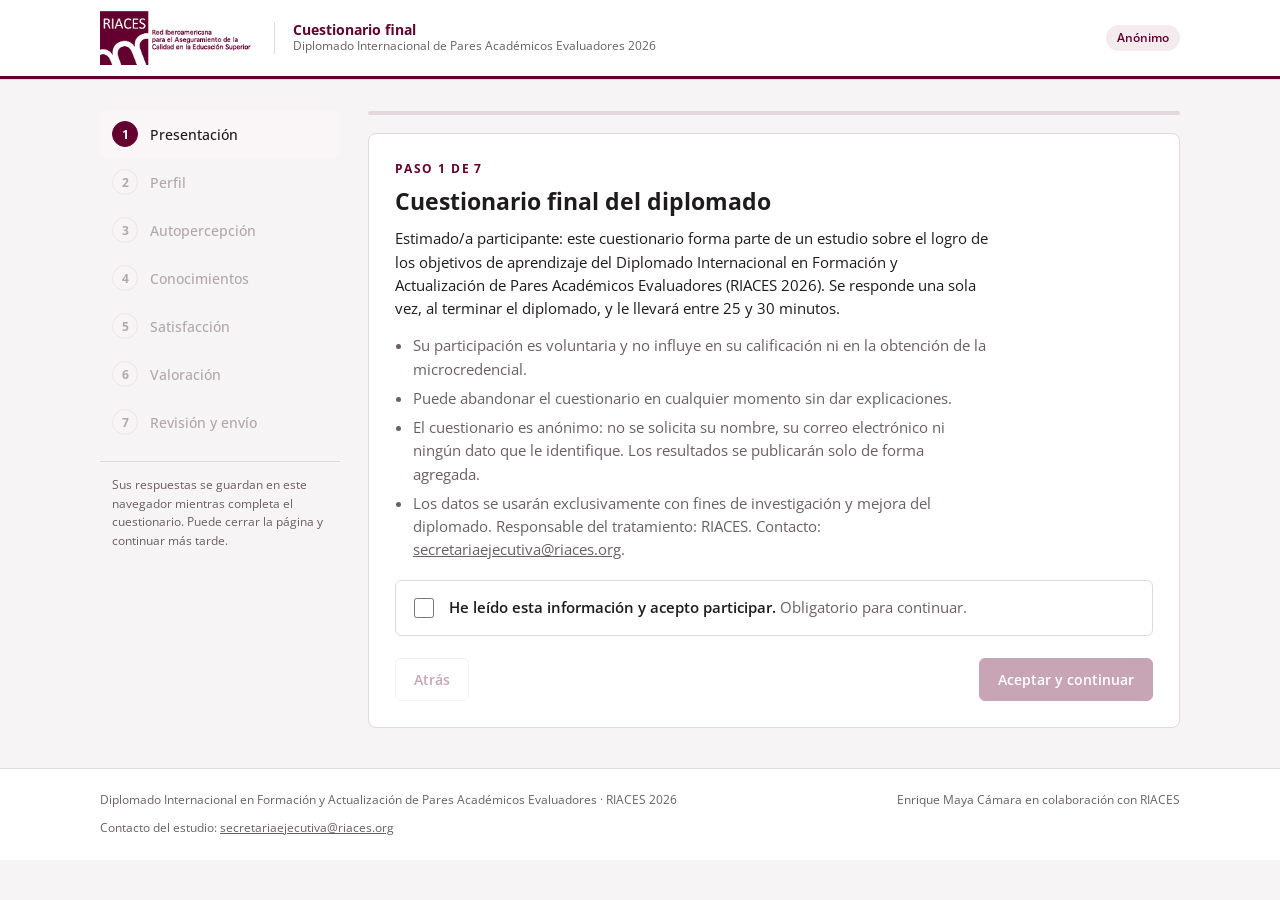
<file: index.html>
<!DOCTYPE html>
<html lang="es">
<head>
<meta charset="utf-8">
<meta name="viewport" content="width=device-width, initial-scale=1">
<title>Cuestionario final · CCPE-RIACES 2026</title>
<meta name="robots" content="noindex">
<link href="https://fonts.googleapis.com/css2?family=Open+Sans:wght@400;600;700;800&display=swap" rel="stylesheet">
<link rel="stylesheet" href="assets/base.css?v=20261126e">
<style>
.runner{display:grid;grid-template-columns:240px 1fr;gap:28px;align-items:start;padding-top:32px}
.steps{position:sticky;top:90px;display:flex;flex-direction:column;gap:2px}
.steps button{display:flex;align-items:center;gap:12px;text-align:left;background:none;border:none;padding:10px 12px;border-radius:6px;cursor:pointer;color:var(--muted);font-weight:500;font-size:14px}
.steps button:disabled{cursor:default;opacity:.5}
.steps button .n{width:26px;height:26px;border-radius:50%;border:1px solid var(--line);display:flex;align-items:center;justify-content:center;font-size:12px;font-weight:700;flex:none}
.steps button.done .n{background:var(--accent-soft);border-color:var(--accent);color:var(--accent)}
.steps button[aria-current="step"]{background:var(--panel2);color:var(--text)}
.steps button[aria-current="step"] .n{background:var(--accent);border-color:var(--accent);color:#fff}
.steps .side{margin-top:14px;padding:14px 12px;border-top:1px solid var(--line);font-size:12px;color:var(--muted)}
.stage .panel{padding:26px}
.progress{height:4px;background:var(--line);border-radius:2px;overflow:hidden;margin-bottom:18px}
.progress i{display:block;height:100%;background:var(--accent);transition:width .25s}
.navrow{display:flex;justify-content:space-between;gap:10px;margin-top:22px;flex-wrap:wrap;align-items:center}
.consent li{margin:6px 0}
.check{display:flex;gap:12px;align-items:center;margin-top:18px;padding:14px;border:1px solid var(--line);border-radius:6px;cursor:pointer}
.check input{accent-color:var(--accent);width:20px;height:20px;flex:none}
.codegrid{display:grid;grid-template-columns:repeat(3,1fr);gap:14px;margin-top:18px}
label.f{display:flex;flex-direction:column;gap:6px;font-size:13px;color:var(--muted)}
input.t,select.t{background:var(--panel2);border:1px solid var(--line);border-radius:6px;padding:10px 12px;color:var(--text);font:inherit;font-weight:400}
input.t:focus,select.t:focus{border-color:var(--accent);outline:none}
.code{display:flex;gap:6px;margin-top:22px;align-items:center;flex-wrap:wrap}
.code span.c{width:48px;height:58px;border:1px solid var(--line);border-radius:6px;display:flex;align-items:center;justify-content:center;font-weight:900;font-size:26px;background:var(--panel2)}
.code span.c.ok{border-color:var(--accent);color:var(--accent)}
.code .sep{width:10px}
.qa{display:flex;flex-direction:column;gap:18px}
.qa .q{display:grid;grid-template-columns:52px 1fr;gap:10px 14px;padding:4px 0 16px;border-bottom:1px solid var(--line)}
.qa .q .id{font-weight:800;color:var(--accent)}
.qa .q.miss{box-shadow:inset 3px 0 0 var(--red);padding-left:10px}
.opts{display:flex;gap:6px;flex-wrap:wrap}
.opt{border:1px solid var(--line);background:transparent;border-radius:999px;padding:7px 13px;font-size:13px;cursor:pointer}
.opt:hover{border-color:var(--accent)}
.opt[aria-pressed="true"]{background:var(--accent);border-color:var(--accent);color:#fff;font-weight:600}
.hint{font-size:12px;color:var(--muted);margin-top:4px}
.lk-head{display:grid;grid-template-columns:1fr repeat(5,46px);gap:6px;font-size:11px;color:var(--muted);text-align:center;align-items:end;padding:8px 0;position:sticky;top:64px;background:var(--panel);z-index:2}
.lk-head span:first-child{text-align:left}
.lk-mod{margin-top:16px;font-weight:700;font-size:13px;color:var(--accent);letter-spacing:.06em;text-transform:uppercase}
.lk{display:grid;grid-template-columns:1fr repeat(5,46px);gap:6px;align-items:center;padding:10px 0;border-bottom:1px solid var(--line)}
.lk.miss{box-shadow:inset 3px 0 0 var(--red);padding-left:10px}
.lk p b{color:var(--accent);font-weight:800;margin-right:8px}
.lk button{height:38px;border-radius:6px;border:1px solid var(--line);background:transparent;cursor:pointer;font-weight:700}
.lk button:hover{border-color:var(--accent)}
.lk button[aria-pressed="true"]{background:var(--accent);border-color:var(--accent);color:#fff}
.qnav{display:flex;gap:14px;flex-wrap:wrap;margin-bottom:20px}
.qnav .grp{display:flex;gap:4px;align-items:center;flex-wrap:wrap}
.qnav .grp small{font-size:11px;color:var(--muted);margin-right:4px;font-weight:600}
.qdot{width:22px;height:22px;border-radius:50%;border:1px solid var(--line);background:transparent;font-size:9px;font-weight:700;cursor:pointer;color:var(--muted);padding:0}
.qdot.ans{background:var(--accent-mid);color:#fff;border-color:transparent}
.qdot.cur{box-shadow:0 0 0 2px var(--accent)}
.qdot:disabled{cursor:default;opacity:.4}
.stem{font-size:19px;font-weight:400;line-height:1.5;max-width:70ch}
.stem b{color:var(--accent);font-weight:900;margin-right:10px}
.mc{display:flex;flex-direction:column;gap:8px;margin-top:20px;max-width:780px}
.mc button{display:grid;grid-template-columns:34px 1fr;gap:12px;align-items:center;text-align:left;border:1px solid var(--line);background:var(--panel2);border-radius:8px;padding:12px 14px;cursor:pointer;font-size:15px;font-weight:300;line-height:1.45}
.mc button .L{width:30px;height:30px;border-radius:50%;border:1px solid var(--line);display:flex;align-items:center;justify-content:center;font-weight:800;font-size:13px}
.mc button:hover{border-color:var(--accent)}
.mc button[aria-pressed="true"]{border-color:var(--accent);background:var(--accent-soft)}
.mc button[aria-pressed="true"] .L{background:var(--accent);color:#fff;border-color:var(--accent)}
.mc button.dk{color:var(--muted);font-style:italic}
.kbd{font-size:12px;color:var(--muted)}
.kbd kbd{font-family:inherit;border:1px solid var(--line);border-radius:4px;padding:1px 6px;font-size:11px}
.err{margin-top:16px;padding:12px 16px;border-radius:8px;border-left:4px solid var(--red);background:var(--red-soft)}
.sum{display:grid;grid-template-columns:repeat(5,1fr)}
.big{font-weight:900;font-size:44px;letter-spacing:.12em;color:var(--accent)}
.spinner{width:18px;height:18px;border:2px solid rgba(255,255,255,.4);border-top-color:#fff;border-radius:50%;animation:sp 0.8s linear infinite}
@keyframes sp{to{transform:rotate(360deg)}}
textarea.t{width:100%;min-height:110px;background:var(--panel2);border:1px solid var(--line);border-radius:6px;color:var(--text);font:inherit;line-height:1.5;padding:10px 12px;resize:vertical}
textarea.t:focus{border-color:var(--accent);outline:none}
@media (max-width:900px){.runner{grid-template-columns:1fr}.steps{position:static;flex-direction:row;flex-wrap:wrap}.sum{grid-template-columns:repeat(2,1fr)}}
@media (max-width:560px){.codegrid{grid-template-columns:1fr}.lk,.lk-head{grid-template-columns:1fr repeat(5,34px)}.qa .q{grid-template-columns:1fr}.stage .panel{padding:18px}}

/* v2 · escala retrospectiva antes/ahora */
.rt{display:grid;grid-template-columns:1fr auto;gap:10px 18px;align-items:center;padding:12px 0;border-bottom:1px solid var(--line)}
.rt.miss{box-shadow:inset 3px 0 0 var(--red);padding-left:10px}
.rt p b{color:var(--accent);font-weight:800;margin-right:8px}
.rt .pair{display:flex;flex-direction:column;gap:6px}
.rt .row{display:grid;grid-template-columns:150px repeat(5,40px);gap:5px;align-items:center}
.rt .row span{font-size:12px;color:var(--muted);text-align:right;padding-right:6px}
.rt .row.now span{color:var(--text);font-weight:600}
.rt button{height:34px;border-radius:6px;border:1px solid var(--line);background:transparent;cursor:pointer;font-weight:700;font-size:13px}
.rt button:hover{border-color:var(--accent)}
.rt .row.before button[aria-pressed="true"]{background:#6c5e65;border-color:#6c5e65;color:#fff}
.rt .row.now button[aria-pressed="true"]{background:var(--accent);border-color:var(--accent);color:#fff}
.scale{display:grid;grid-template-columns:150px repeat(5,40px);gap:5px;font-size:11px;color:var(--muted);text-align:center;justify-content:end;padding:8px 0;position:sticky;top:64px;background:var(--panel);z-index:2;border-bottom:1px solid var(--line)}
@media (max-width:760px){.rt{grid-template-columns:1fr}.rt .row,.scale{grid-template-columns:110px repeat(5,1fr)}.scale{justify-content:stretch}}
</style>
</head>
<body>
<header class="top"><div class="wrap">
  <img src="assets/logo-riaces.png?v=20261126e" alt="RIACES · Red Iberoamericana para el Aseguramiento de la Calidad en la Educación Superior">
  <div class="brandtxt"><b>Cuestionario final</b><span>Diplomado Internacional de Pares Académicos Evaluadores 2026</span></div>
  <span class="pill acc">Anónimo</span>
</div></header>

<main class="wrap runner">
  <aside class="steps" id="steps" aria-label="Pasos del cuestionario"></aside>
  <div class="stage" id="stage" aria-live="polite"></div>
</main>
<footer class="ft"><div class="wrap"><span>Diplomado Internacional en Formación y Actualización de Pares Académicos Evaluadores · RIACES 2026</span><span>Enrique Maya Cámara en colaboración con RIACES</span><span>Contacto del estudio: <a href="mailto:secretariaejecutiva@riaces.org" style="color:inherit">secretariaejecutiva@riaces.org</a></span></div></footer>

<script src="config.js?v=20261126e"></script>
<script src="assets/items.js?v=20261126e"></script>
<script>
const API = (window.CCPE_CONFIG||{}).API_URL || '';
const ITEMS = window.CCPE_ITEMS;
const BITEMS = window.CCPE_BITEMS;
const MODS = ['Perspectiva iberoamericana del aseguramiento de la calidad','Actuación estratégica del par en la evaluación externa','Innovación y juicio evaluativo'];
const COUNTRIES = ['Argentina','Bolivia','Brasil','Chile','Colombia','Costa Rica','Cuba','Ecuador','El Salvador','España','Guatemala','Honduras','México','Nicaragua','Panamá','Paraguay','Perú','Portugal','Puerto Rico','República Dominicana','Uruguay','Venezuela','Otro'];
const AQ = [
 {id:'A2',q:'País en el que desarrolla principalmente su actividad',sel:COUNTRIES},
 {id:'A3',q:'Género',o:['Mujer','Hombre','Otro','Prefiero no responder']},
 {id:'A4',q:'Edad',o:['< 35','35-44','45-54','55-64','65 o más']},
 {id:'A5',q:'Máximo nivel académico alcanzado',o:['Grado o licenciatura','Especialización','Máster o maestría','Doctorado']},
 {id:'A6',q:'Área de conocimiento principal',sel:['Educación','Artes y humanidades','Ciencias sociales, periodismo e información','Administración de empresas y derecho','Ciencias naturales, matemáticas y estadística','Tecnologías de la información y la comunicación','Ingeniería, industria y construcción','Agricultura, silvicultura, pesca y veterinaria','Salud y bienestar','Servicios']},
 {id:'A7',q:'Perfil profesional principal',o:['Par evaluador activo','Personal técnico de agencia','Responsable o gestor de calidad en una IES','Directivo de IES','Docente o investigador','Otro']},
 {id:'A8',q:'Años de experiencia en aseguramiento de la calidad',o:['Menos de 2','2-5','6-10','Más de 10']},
 {id:'A9',q:'Número de evaluaciones externas en las que ha participado como par',o:['0','1-3','4-10','Más de 10']},
 {id:'A10',q:'Modalidades de evaluación externa en las que ha participado',o:['Presencial','Virtual','Híbrida','Ninguna'],multi:1},
 {id:'A11',q:'¿Ha evaluado alguna vez con un marco distinto al de su propio país?',o:['Sí','No']},
 {id:'A12',q:'Formación previa como par evaluador (antes de este diplomado)',o:['Ninguna','De una agencia nacional','Edición 2025 de este diplomado','Otra formación internacional'],multi:1},
 {id:'A13',q:'Frecuencia con la que usa IA generativa en su trabajo profesional',o:['Nunca','Rara vez','A veces','A menudo','Siempre']},
 {id:'A14',q:'Familiaridad con las microcredenciales antes del diplomado',o:['Ninguna','Baja','Media','Alta']},
 {id:'A15',q:'Número de sesiones sincrónicas del diplomado a las que asistió',o:['0','1','2','3','4','5','6']},
 {id:'A16',q:'Proporción de lecturas base que leyó',o:['Ninguna','Menos de la mitad','La mitad o más','Todas']},
 {id:'A17',q:'Número de foros del diplomado en los que participó',o:['0','1','2','3']}];
const STEPS = ['Presentación','Perfil','Autopercepción','Conocimientos','Satisfacción','Valoración','Revisión y envío'];
const SAT = [
 {c:'Contenidos',items:[
  {id:'D1',t:'Pertinencia de los contenidos para mi labor como par evaluador'},
  {id:'D2',t:'Actualidad de los contenidos (IA, microcredenciales, evaluación virtual)'},
  {id:'D3',t:'Calidad y utilidad de las lecturas y los materiales'},
  {id:'D4',t:'Equilibrio entre teoría y práctica (casos, ejercicios)'}]},
 {c:'Instructores',items:[
  {id:'D5',t:'Dominio de los temas por parte de los ponentes'},
  {id:'D6',t:'Claridad de las exposiciones'},
  {id:'D7',t:'Capacidad para promover la participación y resolver dudas'},
  {id:'D8',t:'Retroalimentación recibida en las actividades'}]},
 {c:'Logística y dinámicas de las sesiones',items:[
  {id:'D9',t:'Organización y comunicación del diplomado (calendario, avisos, accesos)'},
  {id:'D10',t:'Funcionamiento de la plataforma y de las sesiones sincrónicas'},
  {id:'D11',t:'Horario y duración de las sesiones'},
  {id:'D12',t:'Dinámicas de las sesiones (trabajo en grupo, foros, interacción)'}]},
 {c:'Valoración global',items:[
  {id:'D13',t:'Satisfacción global con el diplomado'}]}];
const DIDS = SAT.flatMap(g=>g.items.map(i=>i.id));
const EQ = [
 {id:'E1',q:'¿Qué es lo que más le ha gustado del diplomado?'},
 {id:'E2',q:'¿Qué es lo que menos le ha gustado?'},
 {id:'E3',q:'¿Qué sugerencias de mejora propone para este diplomado?'},
 {id:'E4',q:'¿Qué ideas propone para próximos diplomados?'}];
const EMAX = 1500;
const NS = STEPS.length;
const L = 'ABCDE';
const $ = s => document.querySelector(s);
const esc = s => String(s).replace(/[&<>"]/g, c => ({'&':'&amp;','<':'&lt;','>':'&gt;','"':'&quot;'}[c]));
const DRAFT = 'ccpe-riaces-2026-postest';

/* ---- Estado y borrador local ---- */
function nuevoOrden(){ // aleatoriza el orden de las preguntas dentro de cada módulo
  const o=[];for(let m=0;m<3;m++){const g=[...Array(10)].map((_,i)=>m*10+i);for(let i=g.length-1;i>0;i--){const j=Math.floor(Math.random()*(i+1));[g[i],g[j]]=[g[j],g[i]];}o.push(...g);}return o;}
const nuevo = () => ({step:0,max:0,consent:false,A:{},B:{},C:{},D:{},E:{},pos:0,orden:nuevoOrden(),t0:Date.now(),enviado:null});
let S = nuevo();
let showMiss = false, sending = false, sendErr = '';
function guardarBorrador(){try{localStorage.setItem(DRAFT,JSON.stringify(S));}catch(e){}}
function leerBorrador(){try{const d=JSON.parse(localStorage.getItem(DRAFT)||'null');return d&&d.orden&&d.orden.length===30?d:null;}catch(e){return null;}}
function borrarBorrador(){try{localStorage.removeItem(DRAFT);}catch(e){}}

const missA=()=>AQ.filter(q=>{const v=S.A[q.id];return v==null||v===''||(Array.isArray(v)&&!v.length);}).map(q=>q.id);
const missB=()=>BITEMS.filter(b=>!(S.B[b.id]&&S.B[b.id].antes&&S.B[b.id].ahora)).map(b=>b.id);
const nC=()=>Object.keys(S.C).length;
const missD=()=>DIDS.filter(id=>!(S.D||{})[id]);
const nE=()=>EQ.filter(q=>String((S.E||{})[q.id]||'').trim()).length;
function done(i){return [S.consent,!missA().length,!missB().length,nC()===30,!missD().length,S.max>5||nE()>0,!!S.enviado][i];}
function progress(){const p=[S.consent?1:0,1-missA().length/AQ.length,1-missB().length/18,nC()/30,1-missD().length/DIDS.length];return Math.round(p.reduce((a,b)=>a+b,0)/5*100);}
function goStep(i){S.step=i;S.max=Math.max(S.max,i);showMiss=false;guardarBorrador();render();window.scrollTo({top:0});}

/* ---- Pasos laterales ---- */
function renderSteps(){
  $('#steps').innerHTML=STEPS.map((t,i)=>`<button class="${done(i)?'done':''}" ${i===S.step?'aria-current="step"':''} data-s="${i}" ${i>S.max||S.enviado?'disabled':''}><span class="n">${done(i)?'✓':i+1}</span>${t}</button>`).join('')+
   `<div class="side">Sus respuestas se guardan en este navegador mientras completa el cuestionario. Puede cerrar la página y continuar más tarde.</div>`;
  document.querySelectorAll('#steps [data-s]').forEach(b=>b.onclick=()=>goStep(+b.dataset.s));
}
function nav(nextLabel,nextOk=true){return `<div class="navrow"><button class="btn ghost" id="prev" ${S.step===0?'disabled':''}>Atrás</button><button class="btn" id="next" ${nextOk?'':'disabled'}>${nextLabel||'Siguiente'}</button></div>`;}
function bindNav(onNext){const p=$('#prev'),n=$('#next');if(p)p.onclick=()=>goStep(S.step-1);if(n)n.onclick=onNext||(()=>goStep(S.step+1));}
function keepScroll(fn){const y=window.scrollY;fn();window.scrollTo(0,y);}
const head=(t,sub)=>`<p class="eyebrow">Paso ${S.step+1} de ${NS}${sub?' · '+sub:''}</p><h2 style="margin:8px 0 12px">${t}</h2>`;

/* ---- Render ---- */
function render(){
  renderSteps(); const st=$('#stage');
  if(S.enviado){renderGracias(st);return;}
  let h=`<div class="progress" role="progressbar" aria-valuenow="${progress()}" aria-valuemin="0" aria-valuemax="100"><i style="width:${progress()}%"></i></div>`;

  if(S.step===0){
    h+=`<div class="panel">${head('Cuestionario final del diplomado')}
    <p style="max-width:66ch">Estimado/a participante: este cuestionario forma parte de un estudio sobre el logro de los objetivos de aprendizaje del Diplomado Internacional en Formación y Actualización de Pares Académicos Evaluadores (RIACES 2026). Se responde una sola vez, al terminar el diplomado, y le llevará entre 25 y 30 minutos.</p>
    <ul class="consent muted" style="max-width:66ch;margin-top:14px;padding-left:18px">
      <li>Su participación es voluntaria y no influye en su calificación ni en la obtención de la microcredencial.</li>
      <li>Puede abandonar el cuestionario en cualquier momento sin dar explicaciones.</li>
      <li>El cuestionario es anónimo: no se solicita su nombre, su correo electrónico ni ningún dato que le identifique. Los resultados se publicarán solo de forma agregada.</li>
      <li>Los datos se usarán exclusivamente con fines de investigación y mejora del diplomado. Responsable del tratamiento: RIACES. Contacto: <a href="mailto:secretariaejecutiva@riaces.org" style="color:inherit">secretariaejecutiva@riaces.org</a>.</li></ul>
    <label class="check" for="consent"><input type="checkbox" id="consent" ${S.consent?'checked':''}><span><b style="font-weight:600">He leído esta información y acepto participar.</b> <span class="muted">Obligatorio para continuar.</span></span></label>
    ${nav('Aceptar y continuar',S.consent)}</div>`;
    st.innerHTML=h;$('#consent').onchange=e=>{S.consent=e.target.checked;guardarBorrador();render();};bindNav();return;}

  if(S.step===1){const miss=showMiss?missA():[];
    h+=`<div class="panel">${head('Datos de perfil','Bloque A')}<p class="muted">Todas las preguntas son obligatorias. En las marcadas como «varias respuestas» puede elegir más de una opción.</p><div class="qa" style="margin-top:18px">`+
    AQ.map(q=>`<div class="q ${miss.includes(q.id)?'miss':''}" id="q-${q.id}"><span class="id">${q.id}</span><div><p style="margin-bottom:8px;font-weight:500">${q.q}${q.multi?' <span class="muted" style="font-weight:300">(varias respuestas)</span>':''}</p>${q.sel?`<select class="t" data-a="${q.id}" aria-label="${esc(q.q)}"><option value="">Seleccione…</option>${q.sel.map(o=>`<option ${S.A[q.id]===o?'selected':''}>${o}</option>`).join('')}</select>`:`<div class="opts">${q.o.map(o=>{const on=q.multi?(S.A[q.id]||[]).includes(o):S.A[q.id]===o;return `<button class="opt" data-a="${q.id}" data-v="${esc(o)}" aria-pressed="${on}">${o}</button>`;}).join('')}</div>`}</div></div>`).join('')+
    `</div>${miss.length?`<div class="err">Faltan por responder: ${miss.join(', ')}.</div>`:''}${nav()}</div>`;
    st.innerHTML=h;
    st.querySelectorAll('select[data-a]').forEach(s=>s.onchange=()=>{if(s.value)S.A[s.dataset.a]=s.value;else delete S.A[s.dataset.a];guardarBorrador();keepScroll(render);});
    st.querySelectorAll('button.opt').forEach(b=>b.onclick=()=>{const q=AQ.find(x=>x.id===b.dataset.a),v=b.dataset.v;
      if(q.multi){let arr=S.A[q.id]||[];if(arr.includes(v))arr=arr.filter(x=>x!==v);else{arr=(v==='Ninguna')?['Ninguna']:[...arr.filter(x=>x!=='Ninguna'),v];}S.A[q.id]=arr;if(!arr.length)delete S.A[q.id];}else S.A[q.id]=v;
      guardarBorrador();keepScroll(render);});
    bindNav(()=>{if(missA().length){showMiss=true;render();const f=document.getElementById('q-'+missA()[0]);if(f)f.scrollIntoView({block:'center'});}else goStep(2);});
    return;}

  if(S.step===2){const miss=showMiss?missB():[];
    const btns=(id,k)=>[1,2,3,4,5].map(v=>`<button data-b="${id}" data-k="${k}" data-v="${v}" aria-pressed="${(S.B[id]||{})[k]===v}" aria-label="${id} ${k==='antes'?'antes del diplomado':'ahora'}: ${v}">${v}</button>`).join('');
    h+=`<div class="panel">${head('¿En qué medida se siente capaz…?','Bloque B')}
    <p style="max-width:68ch">Para cada tarea, valore <b style="font-weight:600">cómo se sentía antes de empezar el diplomado</b> y <b style="font-weight:600;color:var(--accent)">cómo se siente ahora</b>. Intente recordar honestamente su punto de partida.</p>
    <p class="muted" style="margin-top:6px">1 = Nada capaz · 2 = Poco capaz · 3 = Moderadamente capaz · 4 = Bastante capaz · 5 = Totalmente capaz. <span class="num">${18-missB().length}/18</span> completos.</p>
    <div style="margin-top:12px"><div class="scale"><span></span><span>1<br>Nada</span><span>2</span><span>3</span><span>4</span><span>5<br>Total</span></div>`+
    [1,2,3].map(m=>`<div class="lk-mod">Módulo ${m}</div>`+BITEMS.filter(x=>Math.ceil(x.ses/2)===m).map(x=>`<div class="rt ${miss.includes(x.id)?'miss':''}" id="q-${x.id}"><p><b>${x.id}</b>${esc(x.t)}</p><div class="pair"><div class="row before"><span>Antes del diplomado</span>${btns(x.id,'antes')}</div><div class="row now"><span>Ahora</span>${btns(x.id,'ahora')}</div></div></div>`).join('')).join('')+
    `</div>${miss.length?`<div class="err">Faltan por responder (antes y ahora): ${miss.join(', ')}.</div>`:''}${nav()}</div>`;
    st.innerHTML=h;
    st.querySelectorAll('.rt button').forEach(b=>b.onclick=()=>{const id=b.dataset.b;S.B[id]=Object.assign({},S.B[id],{[b.dataset.k]:+b.dataset.v});guardarBorrador();keepScroll(render);});
    bindNav(()=>{if(missB().length){showMiss=true;render();const f=document.getElementById('q-'+missB()[0]);if(f)f.scrollIntoView({block:'center'});}else{S.pos=0;goStep(3);}});
    return;}

  if(S.step===3){renderC(st,h);return;}
  if(S.step===4){renderD(st,h);return;}
  if(S.step===5){renderE(st,h);return;}
  renderEnvio(st,h);
}

function renderC(st,h){
  const pos=S.pos, idx=S.orden[pos], it=ITEMS[idx], id='C'+(idx+1), a=S.C[id], m=Math.floor(pos/10);
  const firstOpen=S.orden.findIndex(i=>!S.C['C'+(i+1)]);
  const reach=firstOpen===-1?29:firstOpen;
  const dot=p=>{const ans=!!S.C['C'+(S.orden[p]+1)];return `<button class="qdot ${ans?'ans':''} ${p===pos?'cur':''}" data-p="${p}" ${p>reach?'disabled':''} aria-label="Pregunta ${p+1}${ans?', respondida':''}">${p+1}</button>`;};
  h+=`<div class="panel"><p class="eyebrow">Paso 4 de ${NS} · Bloque C · <span class="num">${nC()}/30</span> respondidas</p>
  <div class="qnav" style="margin-top:12px">${[0,1,2].map(g=>`<div class="grp"><small>M${g+1}</small>${[...Array(10)].map((_,j)=>dot(g*10+j)).join('')}</div>`).join('')}</div>
  <p class="muted" style="font-size:13px;margin-bottom:10px">Módulo ${m+1} · ${MODS[m]}</p>
  <p class="stem"><b>${pos+1}.</b>${esc(it.s)}</p>
  <div class="mc" role="radiogroup" aria-label="Opciones de respuesta">${[...it.o,'No lo sé.'].map((o,j)=>`<button class="${j===4?'dk':''}" role="radio" data-o="${L[j]}" aria-checked="${a===L[j]}" aria-pressed="${a===L[j]}"><span class="L">${L[j]}</span><span>${esc(o)}</span></button>`).join('')}</div>
  <div class="navrow"><button class="btn ghost" id="qp">${pos===0?'Volver al bloque B':'Pregunta anterior'}</button>
  <span class="kbd">Teclas <kbd>A</kbd>-<kbd>E</kbd> para responder · <kbd>←</kbd> <kbd>→</kbd> para moverse</span>
  <button class="btn" id="qn" ${a?'':'disabled'}>${pos===29?'Revisar y enviar':'Siguiente pregunta'}</button></div>
  ${a?'':'<p class="hint" style="text-align:right">Elija una opción para continuar. Si no conoce la respuesta, marque «No lo sé».</p>'}</div>`;
  st.innerHTML=h;
  st.querySelectorAll('.mc button').forEach(b=>b.onclick=()=>responder(b.dataset.o));
  st.querySelectorAll('.qdot').forEach(b=>b.onclick=()=>{S.pos=+b.dataset.p;guardarBorrador();render();});
  $('#qp').onclick=()=>{if(S.pos===0)goStep(2);else{S.pos--;guardarBorrador();render();}};
  $('#qn').onclick=avanzarC;
}
function responder(o){S.C['C'+(S.orden[S.pos]+1)]=o;guardarBorrador();render();}
function avanzarC(){if(!S.C['C'+(S.orden[S.pos]+1)])return;if(S.pos<29){S.pos++;guardarBorrador();render();}else goStep(4);}
const SATL=['Muy insatisfecho','Insatisfecho','Neutral','Satisfecho','Muy satisfecho'];
function renderD(st,h){const miss=showMiss?missD():[];
  h+=`<div class="panel">${head('Satisfacción con el diplomado','Bloque D')}<p class="muted" style="max-width:68ch">Indique su grado de satisfacción con cada aspecto. 1 = Muy insatisfecho · 2 = Insatisfecho · 3 = Neutral · 4 = Satisfecho · 5 = Muy satisfecho. <span class="num">${DIDS.length-missD().length}/${DIDS.length}</span> respondidos.</p>
  <div style="margin-top:14px"><div class="lk-head"><span>Aspecto</span><span>1<br>Muy insat.</span><span>2</span><span>3</span><span>4</span><span>5<br>Muy sat.</span></div>`+
  SAT.map(g=>`<div class="lk-mod">${g.c}</div>`+g.items.map(x=>`<div class="lk ${miss.includes(x.id)?'miss':''}" id="q-${x.id}"><p><b>${x.id}</b>${esc(x.t)}</p>${[1,2,3,4,5].map(v=>`<button data-sd="${x.id}" data-v="${v}" aria-pressed="${(S.D||{})[x.id]===v}" aria-label="${x.id}: ${SATL[v-1]}" title="${SATL[v-1]}">${v}</button>`).join('')}</div>`).join('')).join('')+
  `</div>${miss.length?`<div class="err">Faltan por responder: ${miss.join(', ')}.</div>`:''}${nav()}</div>`;
  st.innerHTML=h;
  st.querySelectorAll('button[data-sd]').forEach(b=>b.onclick=()=>{S.D=S.D||{};S.D[b.dataset.sd]=+b.dataset.v;guardarBorrador();keepScroll(render);});
  bindNav(()=>{if(missD().length){showMiss=true;render();const f=document.getElementById('q-'+missD()[0]);if(f)f.scrollIntoView({block:'center'});}else goStep(5);});
}
function renderE(st,h){
  h+=`<div class="panel">${head('Valoración del diplomado','Bloque E')}<p class="muted" style="max-width:68ch">Para terminar, nos gustaría conocer su opinión. Estas preguntas son <b style="font-weight:600;color:var(--text)">opcionales</b>: puede responder solo las que quiera.</p><div class="qa" style="margin-top:18px">`+
  EQ.map(q=>{const v=(S.E||{})[q.id]||'';return `<div class="q"><span class="id">${q.id}</span><div><label for="e-${q.id}" style="display:block;margin-bottom:8px;font-weight:600">${q.q}</label><textarea class="t" id="e-${q.id}" data-e="${q.id}" maxlength="${EMAX}" rows="4" placeholder="Escriba aquí su respuesta (opcional)">${esc(v)}</textarea><p class="hint" id="c-${q.id}">${v.length}/${EMAX} caracteres</p></div></div>`;}).join('')+
  `</div>${nav('Continuar')}</div>`;
  st.innerHTML=h;
  st.querySelectorAll('textarea[data-e]').forEach(ta=>ta.oninput=()=>{S.E=S.E||{};S.E[ta.dataset.e]=ta.value.slice(0,EMAX);document.getElementById('c-'+ta.dataset.e).textContent=ta.value.length+'/'+EMAX+' caracteres';guardarBorrador();});
  bindNav();
}
document.addEventListener('keydown',e=>{
  if(S.step!==3||S.enviado||/INPUT|SELECT|TEXTAREA/.test(document.activeElement.tagName))return;
  const k=e.key.toUpperCase();
  if(k.length===1&&'ABCDE'.includes(k)){responder(k);}
  else if(e.key==='ArrowRight'){avanzarC();}
  else if(e.key==='ArrowLeft'&&S.pos>0){S.pos--;render();}
});

function payload(){return {consentimiento:S.consent,A:S.A,B:S.B,C:S.C,D:S.D||{},E:S.E||{},orden:S.orden.map(i=>'C'+(i+1)).join(','),duracion:(Date.now()-S.t0)/1000};}
function renderEnvio(st,h){
  const pend=[!S.consent&&'el consentimiento',missA().length&&('perfil: '+missA().join(', ')),missB().length&&('bloque B: '+missB().join(', ')),nC()<30&&((30-nC())+' preguntas del bloque C'),missD().length&&('satisfacción: '+missD().join(', '))].filter(Boolean);
  const nk=Object.values(S.C).filter(v=>v==='E').length;
  h+=`<div class="panel">${head('Revisión y envío')}
  <div class="tiles sum" style="margin-top:6px">
    <div class="tile"><div class="v num">${AQ.length-missA().length}/${AQ.length}</div><div class="k">datos de perfil</div></div>
    <div class="tile"><div class="v num">${18-missB().length}/18</div><div class="k">ítems de autopercepción (antes y ahora)</div></div>
    <div class="tile"><div class="v num">${nC()}/30</div><div class="k">preguntas de conocimientos (${nk} «No lo sé»)</div></div>
    <div class="tile"><div class="v num">${DIDS.length-missD().length}/${DIDS.length}</div><div class="k">ítems de satisfacción</div></div>
    <div class="tile"><div class="v num">${nE()}/4</div><div class="k">preguntas abiertas (opcionales)</div></div></div>
  ${pend.length?`<div class="err">Antes de enviar falta completar: ${pend.join('; ')}.</div>`:`<p style="margin-top:18px;max-width:66ch">Puede volver atrás para revisar cualquier respuesta. Cuando pulse «Enviar respuestas», ya no podrá modificarlas.</p>`}
  ${sendErr?`<div class="err"><b style="font-weight:700">No se han podido enviar las respuestas.</b> ${esc(sendErr)} Compruebe su conexión y vuelva a intentarlo; sus respuestas siguen guardadas en este navegador.</div>`:''}
  <div class="navrow"><button class="btn ghost" id="prev">Atrás</button><button class="btn" id="send" ${pend.length||sending?'disabled':''}>${sending?'<span class="spinner"></span> Enviando…':'Enviar respuestas'}</button></div></div>`;
  st.innerHTML=h;
  $('#prev').onclick=()=>goStep(5);
  $('#send').onclick=enviar;
}
function enviar(){
  if(sending)return; sending=true; sendErr=''; render();
  const ok=r=>{sending=false;S.enviado={id:r&&r.id,fecha:new Date().toISOString()};borrarBorrador();try{localStorage.setItem(DRAFT+'-enviado',JSON.stringify(S.enviado));}catch(e){}render();window.scrollTo({top:0});};
  const ko=e=>{sending=false;sendErr=(e&&e.message)?e.message:String(e||'');render();};
  if(!API){ko(new Error('La página no está conectada al servidor del estudio.'));return;}
  fetch(API,{method:'POST',body:JSON.stringify(Object.assign({accion:'guardar'},payload()))})
    .then(r=>r.json()).then(d=>{if(d&&d.ok)ok(d);else ko(new Error((d&&d.error)||'Respuesta no válida del servidor.'));})
    .catch(()=>ko(new Error('Sin conexión con el servidor.')));
}
function renderGracias(st){
  st.innerHTML=`<div class="panel" style="padding:34px"><p class="eyebrow">Respuestas enviadas</p><h1 style="margin:10px 0 14px">Gracias por participar</h1>
  <p style="max-width:62ch">Sus respuestas se han registrado de forma anónima. Nos ayudarán a comprobar si el diplomado cumple sus objetivos y a mejorar las próximas ediciones.</p>
  <p class="muted" style="max-width:62ch;margin-top:12px">Ya puede cerrar esta página.</p></div>`;
}
function renderCerrado(){
  $('#steps').innerHTML='';
  $('#stage').innerHTML=`<div class="panel" style="padding:34px"><p class="eyebrow">Cuestionario no disponible</p><h2 style="margin:10px 0 12px">El cuestionario no está abierto en este momento</h2><p class="muted" style="max-width:62ch">Se abrirá al terminar la Sesión 6 del diplomado. Recibirá el enlace por los canales del curso.</p></div>`;
}

/* ---- Inicio ---- */
function iniciar(){
  let prev=null;try{prev=JSON.parse(localStorage.getItem(DRAFT+'-enviado')||'null');}catch(e){}
  const d=leerBorrador();
  if(prev&&!d){S.enviado=prev;render();
    $('#stage').insertAdjacentHTML('beforeend','<div class="navrow"><span class="muted" style="font-size:13px">¿Otra persona va a responder desde este mismo dispositivo?</span><button class="btn ghost" id="otra">Empezar un cuestionario nuevo</button></div>');
    $('#otra').onclick=()=>{try{localStorage.removeItem(DRAFT+'-enviado');}catch(e){}S=nuevo();render();window.scrollTo({top:0});};}
  else{if(d&&!d.enviado){S=Object.assign(nuevo(),d);}render();}
}
$('#stage').innerHTML='<div class="panel" style="padding:26px"><p class="muted">Cargando el cuestionario…</p></div>';
if(!API){$('#stage').innerHTML='<div class="err">Falta configurar la dirección del servidor en config.js.</div>';}
else fetch(API+'?accion=estado').then(r=>r.json()).then(e=>{if(e&&e.abierto===false)renderCerrado();else iniciar();})
  .catch(()=>iniciar()); // sin conexión: se deja responder; el envío avisará si falla
</script>
</body>
</html>
</file>
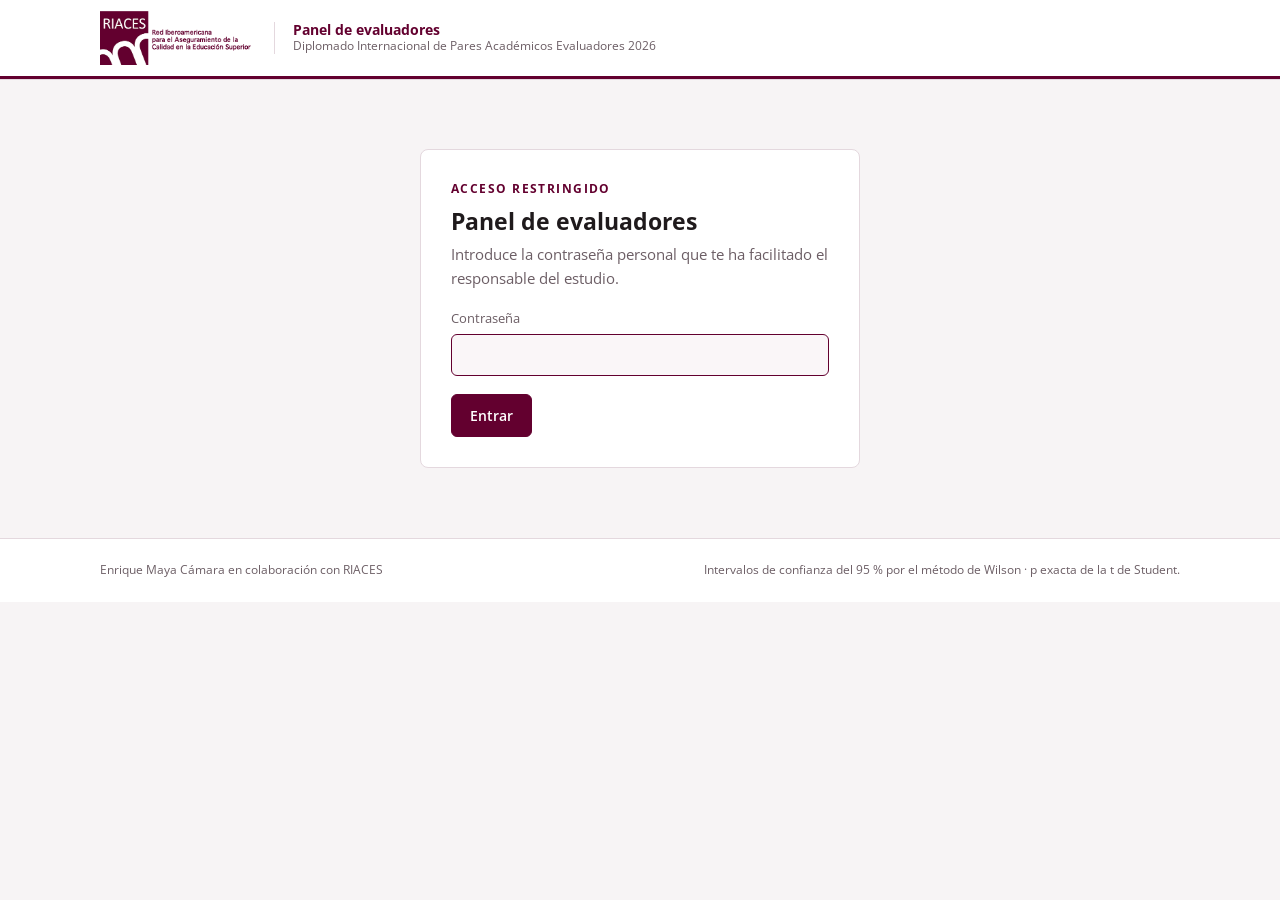
<file: panel.html>
<!DOCTYPE html>
<html lang="es">
<head>
<meta charset="utf-8">
<meta name="viewport" content="width=device-width, initial-scale=1">
<title>Panel de evaluadores · CCPE-RIACES 2026</title>
<meta name="robots" content="noindex, nofollow">
<link href="https://fonts.googleapis.com/css2?family=Open+Sans:wght@400;600;700;800&display=swap" rel="stylesheet">
<link rel="stylesheet" href="assets/base.css?v=20261126e">
<style>
main{padding:30px 0 40px}
.bar{display:flex;gap:12px;align-items:center;flex-wrap:wrap;margin:16px 0 18px}
.bar .grow{margin-left:auto;display:flex;gap:10px;flex-wrap:wrap}
.kpis{grid-template-columns:repeat(5,1fr)}
.charts{display:grid;grid-template-columns:repeat(2,1fr);gap:14px;margin-top:14px}
.chart{padding:18px}
.chart h3{margin-bottom:4px}
.chart .sub{font-size:13px;color:var(--muted);margin-bottom:10px}
.chart svg{width:100%;height:auto;display:block}
.chart svg text{font-family:var(--body);fill:var(--muted);font-size:11px}
.chart svg text.v{fill:var(--text);font-weight:600}
.chart svg .grid{stroke:var(--line)}
.chart svg .ink{stroke:var(--text)}
.chart svg .hole{fill:var(--bg);stroke:var(--text)}
.wait{padding:22px;margin-top:14px;display:flex;gap:14px;align-items:center;border-left:4px solid var(--accent)}
.tbl{padding:18px;margin-top:14px;overflow-x:auto}
.tbl table{border-collapse:collapse;width:100%;min-width:640px;font-size:13px}
.tbl th,.tbl td{padding:7px 10px;text-align:right;border-bottom:1px solid var(--line)}
.tbl th:first-child,.tbl td:first-child,.tbl td.l,.tbl th.l{text-align:left}
.tbl thead th{border-top:1.5px solid var(--text);border-bottom:1.5px solid var(--text);font-weight:600;font-size:12px}
.tbl caption{text-align:left;font-size:13px;color:var(--muted);padding-bottom:8px;caption-side:top}
.flag{display:inline-block;width:8px;height:8px;border-radius:50%;background:var(--red);margin-left:6px;vertical-align:1px}
.hb{display:grid;grid-template-columns:minmax(120px,220px) 1fr 40px;gap:10px;align-items:center;font-size:13px;padding:4px 0}
.hb i{display:block;height:12px;background:var(--accent);border-radius:2px}
.sec{margin-top:34px}
.sec>h2{margin-bottom:4px}
.err{margin-top:16px;padding:12px 16px;border-radius:8px;border-left:4px solid var(--red);background:var(--red-soft)}
/* acceso */
.login{max-width:440px;margin:70px auto;padding:30px}
.login label{display:flex;flex-direction:column;gap:6px;font-size:13px;color:var(--muted);margin-top:18px}
input.t,select.t{background:var(--panel2);border:1px solid var(--line);border-radius:6px;padding:10px 12px;color:var(--text);font:inherit;font-weight:400}
input.t:focus,select.t:focus{border-color:var(--accent);outline:none}
/* barra de herramientas */
.tools{display:flex;gap:14px;flex-wrap:wrap;align-items:flex-end;padding:16px 18px;margin-top:18px}
.tools .f{display:flex;flex-direction:column;gap:5px;font-size:11px;letter-spacing:.08em;text-transform:uppercase;color:var(--muted);font-weight:600}
.tools .f select{min-width:170px;text-transform:none;letter-spacing:0;font-size:14px}
.tools .exp{margin-left:auto;display:flex;gap:8px;flex-wrap:wrap}
.who{display:flex;gap:10px;align-items:center;font-size:13px;color:var(--muted)}
.who b{color:var(--text);font-weight:600}
.linkbtn{background:none;border:none;color:var(--accent);cursor:pointer;font:inherit;font-size:13px;padding:0;text-decoration:underline}
.printonly{display:none}
#tip{position:fixed;z-index:50;display:none;pointer-events:none;background:#1f1a1c;color:#fff;font-size:12px;line-height:1.45;padding:7px 10px;border-radius:6px;max-width:320px;box-shadow:0 4px 14px rgba(0,0,0,.18)}
#tip b{font-weight:700}
[data-tip]{cursor:help}
.chart svg rect[data-ses]{cursor:pointer}
.chart svg rect[data-ses]:hover{fill-opacity:.85}
.pngbtn{position:absolute;top:12px;right:12px;border:1px solid var(--line);background:#fff;border-radius:5px;font:600 11px var(--body);color:var(--accent);padding:4px 8px;cursor:pointer}
.pngbtn:hover{border-color:var(--accent)}
.chart h3{padding-right:52px}
.qual{display:flex;align-items:center;gap:8px;font-size:13px;color:var(--text);align-self:center;cursor:pointer}
.qual input{accent-color:var(--accent);width:16px;height:16px}
.dtabs{display:flex;gap:6px;flex-wrap:wrap;align-items:center;margin:14px 0 12px}
.dtabs button{border:1px solid var(--line);background:#fff;border-radius:999px;padding:7px 14px;font-size:13px;font-weight:600;cursor:pointer;color:var(--muted)}
.dtabs button[aria-pressed="true"]{background:var(--accent);border-color:var(--accent);color:#fff}
.dtabs input{margin-left:auto;min-width:220px}
.cmts{display:grid;grid-template-columns:repeat(2,1fr);gap:12px}
.cmt{padding:14px 16px;border-left:3px solid var(--accent)}
.cmt p{white-space:pre-wrap;word-wrap:break-word}
.cmt small{display:block;margin-top:8px;color:var(--muted);font-size:12px}
@media (max-width:900px){.cmts{grid-template-columns:1fr}.dtabs input{margin-left:0;min-width:0;width:100%}}
@media (max-width:900px){.charts{grid-template-columns:1fr}.kpis{grid-template-columns:repeat(2,1fr)}.tools .exp{margin-left:0}}
@media print{
  :root{--bg:#fff;--panel:#fff;--panel2:#fff}
  header.top{position:static;-webkit-print-color-adjust:exact;print-color-adjust:exact}
  .who{display:none!important}
  .tools,.bar .grow,.noprint,.linkbtn{display:none!important}
  .printonly{display:block}
  .panel{break-inside:avoid}
  .sec{break-before:auto}
  .charts{grid-template-columns:1fr 1fr}
  body{font-size:12px}
}
</style>
</head>
<body>
<header class="top"><div class="wrap">
  <img src="assets/logo-riaces.png?v=20261126e" alt="RIACES · Red Iberoamericana para el Aseguramiento de la Calidad en la Educación Superior">
  <div class="brandtxt"><b>Panel de evaluadores</b><span>Diplomado Internacional de Pares Académicos Evaluadores 2026</span></div>
  <div class="who" id="who"></div>
</div></header>

<main class="wrap" id="app"></main>
<footer class="ft"><div class="wrap"><span>Enrique Maya Cámara en colaboración con RIACES</span><span>Intervalos de confianza del 95 % por el método de Wilson · p exacta de la t de Student.</span></div></footer>

<script src="config.js?v=20261126e"></script>
<script src="assets/meta.js?v=20261126e"></script>
<script src="assets/items.js?v=20261126e"></script>
<script src="assets/vendor/xlsx.full.min.js"></script>
<script>
const API=(window.CCPE_CONFIG||{}).API_URL||'';
const META=window.CCPE_META;
const MODS=['Perspectiva iberoamericana','Actuación estratégica','Innovación y juicio evaluativo'];
const SATG=[{c:'Contenidos',k:'Sat_contenidos',items:[['D1','Pertinencia de los contenidos'],['D2','Actualidad de los contenidos'],['D3','Lecturas y materiales'],['D4','Equilibrio teoría-práctica']]},
 {c:'Instructores',k:'Sat_instructores',items:[['D5','Dominio de los temas'],['D6','Claridad de las exposiciones'],['D7','Fomento de la participación'],['D8','Retroalimentación']]},
 {c:'Logística y dinámicas',k:'Sat_logistica',items:[['D9','Organización y comunicación'],['D10','Plataforma y sesiones sincrónicas'],['D11','Horario y duración'],['D12','Dinámicas de las sesiones']]},
 {c:'Valoración global',k:'Sat_global',items:[['D13','Satisfacción global']]}];
const SESS=['Comparación de sistemas y marcos','Indicadores, evidencias y juicio','Antes de la visita','Durante y después de la visita','IA, microcredenciales y trayectorias','Hallazgos, recomendaciones e informes'];
const $=s=>document.querySelector(s);
const esc=s=>String(s).replace(/[&<>"]/g,c=>({'&':'&amp;','<':'&lt;','>':'&gt;','"':'&quot;'}[c]));
/* ---- Estadística ---- */
const mean=a=>a.length?a.reduce((s,x)=>s+x,0)/a.length:NaN;
const sd=a=>{if(a.length<2)return NaN;const m=mean(a);return Math.sqrt(a.reduce((s,x)=>s+(x-m)**2,0)/(a.length-1));};
const vr=a=>{const m=mean(a);return a.reduce((s,x)=>s+(x-m)**2,0)/(a.length-1);};
function pearson(x,y){if(x.length<3)return NaN;const mx=mean(x),my=mean(y);let n=0,dx=0,dy=0;for(let i=0;i<x.length;i++){n+=(x[i]-mx)*(y[i]-my);dx+=(x[i]-mx)**2;dy+=(y[i]-my)**2;}return dx&&dy?n/Math.sqrt(dx*dy):NaN;}
// p bilateral exacta de la t de Student (beta incompleta regularizada)
function lgamma(x){const c=[76.18009172947146,-86.50532032941677,24.01409824083091,-1.231739572450155,0.1208650973866179e-2,-0.5395239384953e-5];let y=x,t=x+5.5;t-=(x+0.5)*Math.log(t);let s=1.000000000190015;for(const ci of c)s+=ci/++y;return -t+Math.log(2.5066282746310005*s/x);}
function betacf(a,b,x){let qab=a+b,qap=a+1,qam=a-1,c=1,d=1-qab*x/qap;if(Math.abs(d)<1e-30)d=1e-30;d=1/d;let h=d;for(let m=1;m<=200;m++){const m2=2*m;let aa=m*(b-m)*x/((qam+m2)*(a+m2));d=1+aa*d;if(Math.abs(d)<1e-30)d=1e-30;c=1+aa/c;if(Math.abs(c)<1e-30)c=1e-30;d=1/d;h*=d*c;aa=-(a+m)*(qab+m)*x/((a+m2)*(qap+m2));d=1+aa*d;if(Math.abs(d)<1e-30)d=1e-30;c=1+aa/c;if(Math.abs(c)<1e-30)c=1e-30;d=1/d;const del=d*c;h*=del;if(Math.abs(del-1)<3e-7)break;}return h;}
function ibeta(a,b,x){if(x<=0)return 0;if(x>=1)return 1;const bt=Math.exp(lgamma(a+b)-lgamma(a)-lgamma(b)+a*Math.log(x)+b*Math.log(1-x));return x<(a+1)/(a+b+2)?bt*betacf(a,b,x)/a:1-bt*betacf(b,a,1-x)/b;}
const pT=(t,df)=>ibeta(df/2,0.5,df/(df+t*t));
function paired(a,b){const d=b.map((v,i)=>v-a[i]);const n=d.length,md=mean(d),s=sd(d);if(n<2||!s)return{md,dz:NaN,t:NaN,df:n-1,p:NaN};const t=md/(s/Math.sqrt(n));return{md,dz:md/s,t,df:n-1,p:pT(t,n-1)};}
function kr20(M){const k=M[0].length;if(M.length<3)return NaN;const tot=M.map(r=>r.reduce((s,x)=>s+x,0));const v=vr(tot);if(!v)return NaN;let pq=0;for(let j=0;j<k;j++){const p=mean(M.map(r=>r[j]));pq+=p*(1-p);}return k/(k-1)*(1-pq/v);}
function alpha(M){const k=M[0].length;if(M.length<3)return NaN;const tot=M.map(r=>r.reduce((s,x)=>s+x,0));const v=vr(tot);if(!v)return NaN;let s=0;for(let j=0;j<k;j++)s+=vr(M.map(r=>r[j]));return k/(k-1)*(1-s/v);}
/* ---- Formato (estilo APA en español) ---- */
const nn=x=>Number.isFinite(x);
const f1=x=>nn(x)?x.toFixed(1).replace('.',','):'—', f2k=x=>nn(x)?x.toFixed(2).replace('.',','):'—';
const f2=x=>nn(x)?x.toFixed(2).replace('.',',').replace(/^0,/,',').replace(/^-0,/,'-,'):'—';
const fp=p=>!nn(p)?'—':(p<.001?'< ,001':'= '+p.toFixed(3).replace('0.',','));


function wilson(k,n){if(!n)return[NaN,NaN];const z=1.96,p=k/n,d=1+z*z/n,c=(p+z*z/(2*n))/d,h=z*Math.sqrt(p*(1-p)/n+z*z/(4*n*n))/d;return[Math.max(0,c-h),Math.min(1,c+h)];}
const pc=x=>nn(x)?Math.round(x*100)+'\u00a0%':'—';
const num=(r,k)=>Number(r[k]);
const okv=r=>META.map((_,i)=>Number(r['C'+(i+1)+'_ok'])||0);
const bv=(r,k)=>[...Array(18)].map((_,i)=>Number(r['B'+(i+1)+'_'+k])||0);
const SKEY='ccpe-panel-clave';
const ss={get(){try{return sessionStorage.getItem(SKEY)}catch(e){return null}},set(v){try{sessionStorage.setItem(SKEY,v)}catch(e){}},del(){try{sessionStorage.removeItem(SKEY)}catch(e){}}};

/* ================= Acceso ================= */
let D=null, ALL=[], F={A2:'',A7:'',A9:''}, CRIT=7;
function pedirDatos(clave){
  return fetch(API,{method:'POST',body:JSON.stringify({accion:'datos',clave})}).then(r=>r.json()).then(d=>{if(!d||!d.ok)throw new Error((d&&d.error)||'Respuesta no válida.');return d;});
}
function pantallaAcceso(msg){
  $('#who').innerHTML='';
  $('#app').innerHTML=`<div class="panel login"><p class="eyebrow">Acceso restringido</p><h2 style="margin:8px 0 8px">Panel de evaluadores</h2>
  <p class="muted">Introduce la contraseña personal que te ha facilitado el responsable del estudio.</p>
  <form id="lf"><label for="pw">Contraseña<input class="t" id="pw" type="password" autocomplete="current-password" required></label>
  <div style="margin-top:18px"><button class="btn" id="lb" type="submit">Entrar</button></div></form>
  ${msg?`<div class="err">${esc(msg)}</div>`:''}</div>`;
  $('#pw').focus();
  $('#lf').onsubmit=e=>{e.preventDefault();const v=$('#pw').value;$('#lb').disabled=true;$('#lb').textContent='Comprobando…';
    pedirDatos(v).then(d=>{ss.set(v);cargado(d);}).catch(err=>pantallaAcceso(err.message==='Failed to fetch'?'Sin conexión con el servidor.':err.message));};
}
function cerrar(){ss.del();D=null;ALL=[];pantallaAcceso();}
function recargar(){const c=ss.get();if(!c)return pantallaAcceso();$('#stamp')&&($('#stamp').textContent='Actualizando…');
  pedirDatos(c).then(cargado).catch(err=>{ss.del();pantallaAcceso(err.message);});}
function cargado(d){
  D=d;CRIT=Number(d.criterio)||7;
  ALL=d.filas.map(f=>{const o={};d.cabeceras.forEach((h,i)=>o[h]=f[i]);return o;});
  $('#who').innerHTML=`<span>Conectado como <b>${esc(d.evaluador)}</b></span><button class="linkbtn" id="out">Cerrar sesión</button>`;
  $('#out').onclick=cerrar;
  marco();pintar();
}

/* ================= Estructura de la página ================= */
function opciones(k){const c={};ALL.forEach(r=>{const v=String(r[k]||'');if(v)c[v]=(c[v]||0)+1;});return Object.keys(c).sort((a,b)=>a.localeCompare(b,'es'));}
function marco(){
  const sel=(k,lab)=>`<label class="f" for="f-${k}">${lab}<select class="t" id="f-${k}"><option value="">Todos</option>${opciones(k).map(o=>`<option ${F[k]===o?'selected':''}>${esc(o)}</option>`).join('')}</select></label>`;
  $('#app').innerHTML=`<p class="eyebrow">Datos reales · Diseño solo postest</p>
  <h1 style="margin-top:8px">¿Han alcanzado los asistentes los objetivos del diplomado?</h1>
  <p class="muted" style="margin-top:10px;max-width:72ch">Un asistente alcanza los objetivos de un módulo si acierta al menos <b class="num" style="color:var(--accent)">${CRIT}</b> de sus 10 preguntas, y los del diplomado si lo consigue en los tres módulos.</p>
  <div class="bar"><span class="muted" id="stamp"></span><div class="grow">${D.hoja?`<a class="btn ghost" href="${esc(D.hoja)}" target="_blank" rel="noopener" style="text-decoration:none">Abrir la hoja de cálculo</a>`:''}<button class="btn ghost" id="rl">Actualizar</button></div></div>
  <div class="panel tools"><b class="noprint" style="font-weight:700;font-size:13px;align-self:center;margin-right:4px">Filtrar</b>${sel('A2','País')}${sel('A7','Perfil profesional')}${sel('A9','Evaluaciones previas')}<label class="qual noprint" for="exq"><input type="checkbox" id="exq" ${EXQ?'checked':''}> Excluir sospechosos (<span id="nsos">0</span>)</label>
   <div class="exp"><button class="btn ghost" id="x-csv">Datos (CSV)</button><button class="btn ghost" id="x-xlsx">Datos y tablas (Excel)</button><button class="btn" id="x-pdf">Informe (PDF)</button></div></div>
  <p class="printonly" id="pfilt" style="margin-top:12px"></p>
  <div class="tiles kpis" id="kpis" style="margin-top:14px"></div><div id="body"></div>`;
  ['A2','A7','A9'].forEach(k=>$('#f-'+k).onchange=e=>{F[k]=e.target.value;pintar();});
  $('#exq').onchange=e=>{EXQ=e.target.checked;pintar();};
  $('#rl').onclick=recargar;
  $('#x-csv').onclick=exportCSV; $('#x-xlsx').onclick=exportXLSX; $('#x-pdf').onclick=()=>{try{window.print();}catch(e){}};
}
const filtradas=()=>ALL.filter(r=>Object.keys(F).every(k=>!F[k]||String(r[k])===F[k])&&(!EXQ||!sospechas(r).length));
const filtroTxt=()=>{const t=[['A2','País'],['A7','Perfil'],['A9','Evaluaciones previas']].filter(([k])=>F[k]).map(([k,l])=>`${l}: ${F[k]}`);return t.length?t.join(' · '):'Sin filtros (todos los asistentes)';};

/* ================= Análisis ================= */
function analizar(R){
  const n=R.length, A={n};
  if(!n)return A;
  A.glob=R.filter(r=>num(r,'logro_global')===1).length; A.globCI=wilson(A.glob,n);
  A.tot=R.map(r=>num(r,'C_total'));
  A.nk=mean(R.map(r=>num(r,'C_no_lo_se')))/30;
  const durs=R.map(r=>num(r,'duracion_seg')).filter(x=>x>0).sort((a,b)=>a-b); A.dur=durs.length?durs[Math.floor(durs.length/2)]:NaN;
  A.mods=[1,2,3].map(m=>{const c=R.map(r=>num(r,'C_M'+m));const k=R.filter(r=>num(r,'logro_M'+m)===1).length;return{c,k,p:k/n,ci:wilson(k,n)};});
  A.ses=[0,1,2,3,4,5].map(s=>mean(R.map(r=>okv(r).slice(s*5,s*5+5).reduce((a,b)=>a+b,0)/5)));
  A.grupos=['0','1-3','4-10','Más de 10'].map(g=>{const q=R.filter(r=>String(r.A9)===g);const k=q.filter(r=>num(r,'logro_global')===1).length;return{g,n:q.length,k,p:q.length?k/q.length:NaN};});
  A.bm=[1,2,3].map(m=>({a:R.map(r=>num(r,'B_antes_M'+m)),b:R.map(r=>num(r,'B_ahora_M'+m))}));
  A.bt={a:R.map(r=>num(r,'B_antes_media')),b:R.map(r=>num(r,'B_ahora_media'))};
  A.tM=A.bm.map(m=>paired(m.a,m.b)); A.tT=paired(A.bt.a,A.bt.b);
  A.r=pearson(A.tot,A.bt.b);
  const M=R.map(okv); A.kr20=kr20(M); A.aA=alpha(R.map(r=>bv(r,'antes'))); A.aB=alpha(R.map(r=>bv(r,'ahora')));
  const totI=M.map(r=>r.reduce((s,x)=>s+x,0));
  A.items=META.map((k,j)=>{const col=M.map(r=>r[j]);const p=mean(col);const rit=pearson(col,totI.map((t,i)=>t-col[i]));const dk=R.filter(r=>r['C'+(j+1)]==='E').length/n;
    return{id:k.id,ses:k.ses,lvl:k.lvl,p,rit,dk,flag:(nn(p)&&(p<.2||p>.9))||(nn(rit)&&rit<.2)};});
  const sv=(r,id)=>Number(r[id]);
  A.satItems=SATG.flatMap(g=>g.items.map(([id,l])=>{const v=R.map(r=>sv(r,id)).filter(x=>x>=1&&x<=5);const c=[1,2,3,4,5].map(k=>v.filter(x=>x===k).length);return{id,l,g:g.c,n:v.length,m:mean(v),sd:sd(v),c,ps:v.length?(c[3]+c[4])/v.length:NaN};}));
  A.satComp=SATG.map(g=>{const v=R.map(r=>num(r,g.k)).filter(x=>x>=1);const it=g.items.map(([id])=>id);const M=R.map(r=>it.map(id=>sv(r,id))).filter(row=>row.every(x=>x>=1));
    const ind=R.map(r=>it.map(id=>sv(r,id))).filter(row=>row.every(x=>x>=1)).map(row=>mean(row));
    return{c:g.c,n:v.length,m:mean(v),sd:sd(v),ps:ind.length?ind.filter(x=>x>=4).length/ind.length:NaN,alpha:it.length>1&&M.length>2?alpha(M):NaN};});
  A.R=R; return A;
}

/* ================= Pintar ================= */
function pintar(){
  const R=filtradas(), A=analizar(R), n=A.n;
  $('#stamp').textContent='Actualizado: '+new Date().toLocaleString('es-ES')+' · '+ALL.length+' cuestionarios en total';
  $('#pfilt').textContent='Filtros: '+filtroTxt()+' · n = '+n;
  ['x-csv','x-xlsx','x-pdf'].forEach(id=>$('#'+id).disabled=!n);
  $('#nsos').textContent=sosp().length;
  if(!n){$('#kpis').innerHTML='';$('#body').innerHTML=`<div class="panel wait"><span class="pill acc">Sin datos</span><p>${ALL.length?'Ningún cuestionario cumple los filtros elegidos.':'Todavía no hay respuestas. El panel se irá llenando a medida que los asistentes respondan.'}</p></div>`;return;}
  $('#kpis').innerHTML=[[n,'cuestionarios'+(n<ALL.length?' (filtrados)':'')],[pc(A.glob/n),`alcanzan los objetivos del diplomado (IC 95 %: ${pc(A.globCI[0])}-${pc(A.globCI[1])})`],[f1(mean(A.tot))+' / 30','aciertos medios'],[pc(A.nk),'respuestas «No lo sé»'],[nn(A.dur)?Math.round(A.dur/60)+' min':'—','duración mediana']]
    .map(([v,k])=>`<div class="tile"><div class="v num">${v}</div><div class="k">${k}</div></div>`).join('');
  let h=seguimiento()+`<section class="sec"><p class="eyebrow">Logro de objetivos</p><h2>Qué parte de los asistentes alcanza cada objetivo</h2>
  <div class="charts"><div class="panel chart"><h3>Logro por módulo</h3><p class="sub">Porcentaje de asistentes con al menos ${CRIT} de 10 aciertos, con su IC del 95 %</p>${logroChart(A)}</div>
  <div class="panel chart"><h3>Aciertos por sesión</h3><p class="sub">Porcentaje medio de aciertos en las 5 preguntas de cada sesión; la línea naranja discontinua marca el ${CRIT*10} %. Pulsa una barra para ver sus preguntas</p>${sesChart(A.ses)}</div></div>
  <div class="panel" id="drill" style="margin-top:14px;padding:16px 18px">${detalleSesion(R,SESSEL)}</div>
  <div class="panel tbl"><table><caption><b style="color:var(--text);font-weight:700">Tabla 1.</b> Aciertos y logro de objetivos por módulo (n = ${n}; criterio: ≥ ${CRIT} de 10).</caption><thead><tr><th>Módulo</th><th>Aciertos M (DE)</th><th>Alcanzan el criterio</th><th>%</th><th>IC 95 %</th></tr></thead><tbody>
  ${tabla1(A).map(r=>`<tr><td>${r[0]}</td><td class="num">${r[1]}</td><td class="num">${r[2]}</td><td class="num">${r[3]}</td><td class="num">${r[4]}</td></tr>`).join('')}</tbody></table></div>
  <div class="charts"><div class="panel chart"><h3>Distribución de la puntuación total</h3><p class="sub">Número de asistentes por tramo de aciertos (0-30)</p>${hist(A.tot)}</div>
  <div class="panel chart"><h3>Logro según experiencia previa</h3><p class="sub">Porcentaje que alcanza los objetivos del diplomado según sus evaluaciones previas como par (A9)</p>${grupos(A.grupos)}</div></div></section>`;
  h+=relaciones(A);
  h+=`<section class="sec"><p class="eyebrow">Autopercepción retrospectiva</p><h2>Cómo valoran su competencia antes y después</h2>
  <div class="charts"><div class="panel chart"><h3>Antes y ahora, por módulo</h3><p class="sub">Media de la escala 1-5: antes del diplomado (círculo hueco) y ahora (granate)</p>${dumb(A)}</div>
  <div class="panel chart"><h3>Calibración</h3><p class="sub">Cada punto es un asistente: conocimiento real frente a competencia que se atribuye ahora. r = ${f2(A.r)}</p>${calib(A)}</div></div>
  <div class="panel tbl"><table><caption><b style="color:var(--text);font-weight:700">Tabla 2.</b> Competencia autopercibida retrospectiva: antes del diplomado frente a ahora, con la t de Student para muestras relacionadas (n = ${n}; gl = ${n-1}).</caption><thead><tr><th>Escala (1-5)</th><th>Antes M (DE)</th><th>Ahora M (DE)</th><th>t</th><th>p</th><th>d<sub>z</sub></th></tr></thead><tbody>
  ${tabla2(A).map(r=>`<tr><td>${r[0]}</td>${r.slice(1).map(x=>`<td class="num">${x}</td>`).join('')}</tr>`).join('')}</tbody></table></div></section>`;
  if(A.satItems.some(x=>x.n)){
  h+=`<section class="sec"><p class="eyebrow">Bloque D · Satisfacción</p><h2>Satisfacción con el diplomado</h2>
  <div class="tiles kpis" style="margin-top:14px;grid-template-columns:repeat(4,1fr)">${A.satComp.map(s=>`<div class="tile"><div class="v num">${f1(s.m)}<span style="font-size:14px;color:var(--muted);font-weight:600"> / 5</span></div><div class="k">${s.c} · ${pc(s.ps)} satisfechos (media ≥ 4)</div></div>`).join('')}</div>
  <div class="panel chart" style="margin-top:14px"><h3>Distribución de las respuestas por aspecto</h3><p class="sub">Porcentaje de respuestas en cada nivel; a la derecha, la media (1-5)</p>${satChart(A.satItems)}</div>
  <div class="panel tbl"><table><caption><b style="color:var(--text);font-weight:700">Tabla 4.</b> Satisfacción por componente (escala 1-5; satisfechos: media del componente ≥ 4).</caption><thead><tr><th>Componente</th><th>n</th><th>M (DE)</th><th>Satisfechos</th><th>α de Cronbach</th></tr></thead><tbody>
  ${A.satComp.map(s=>`<tr><td>${s.c}</td><td class="num">${s.n}</td><td class="num">${f2k(s.m)} (${f2k(s.sd)})</td><td class="num">${pc(s.ps)}</td><td class="num">${f2(s.alpha)}</td></tr>`).join('')}</tbody></table></div></section>`;}
  h+=`<section class="sec"><p class="eyebrow">Bloque E · Respuestas abiertas</p><h2>Valoración del diplomado</h2><div id="coment"></div></section>`;
  h+=`<section class="sec"><p class="eyebrow">Comparación</p><h2>Comparar dos grupos</h2><div id="cmp"></div></section>`;
  const SO=sosp();
  h+=`<section class="sec"><p class="eyebrow">Calidad de los datos</p><h2>Cuestionarios sospechosos</h2>
  <p class="muted" style="margin-top:6px;max-width:80ch">Se marcan los cuestionarios completados en menos de 10 minutos, con la misma respuesta en toda la satisfacción o en toda la autopercepción, con «No lo sé» en 25 o más preguntas, o con la misma opción en todas las preguntas. ${EXQ?'<b style="color:var(--accent)">Ahora están excluidos del análisis.</b>':'Ahora están incluidos en el análisis; puedes excluirlos con el interruptor de la barra de filtros.'}</p>
  ${SO.length?`<div class="panel tbl"><table><caption><b style="color:var(--text);font-weight:700">${SO.length} de ${ALL.length}</b> cuestionarios con algún indicio.</caption><thead><tr><th>Fecha</th><th>Duración</th><th class="l">Motivos</th><th>Identificador</th></tr></thead><tbody>${SO.map(r=>`<tr><td>${String(r.marca_temporal||'').slice(0,10).split('-').reverse().join('/')}</td><td class="num">${Math.round(num(r,'duracion_seg')/60)} min</td><td class="l">${sospechas(r).join('; ')}</td><td class="num" style="font-size:11px">${esc(String(r.id_respuesta||'').slice(0,8))}</td></tr>`).join('')}</tbody></table></div>`:`<div class="panel wait"><p class="muted">No se ha detectado ningún cuestionario sospechoso.</p></div>`}</section>`;
  h+=`<section class="sec"><p class="eyebrow">Validación del instrumento</p><h2>Fiabilidad y análisis de ítems</h2>
  <div class="tiles kpis" style="margin-top:14px;grid-template-columns:repeat(3,1fr)">
   <div class="tile"><div class="v num">${f2(A.kr20)}</div><div class="k">KR-20 de la prueba de conocimientos</div></div>
   <div class="tile"><div class="v num">${f2(A.aA)}</div><div class="k">α de Cronbach · autopercepción «antes»</div></div>
   <div class="tile"><div class="v num">${f2(A.aB)}</div><div class="k">α de Cronbach · autopercepción «ahora»</div></div></div>
  <div class="panel tbl"><table><caption><b style="color:var(--text);font-weight:700">Tabla 3.</b> Análisis de ítems de la prueba de conocimientos (n = ${n}). El punto rojo marca ítems con p &lt; ,20, p &gt; ,90 o r<sub>it</sub> &lt; ,20.</caption><thead><tr><th>Ítem</th><th class="l">Sesión</th><th class="l">Nivel</th><th>p (dificultad)</th><th>r<sub>it</sub> corregida</th><th>«No lo sé»</th></tr></thead><tbody>
  ${A.items.map(it=>`<tr><td>${it.id}${it.flag?'<span class="flag" title="Revisar: dificultad extrema o discriminación baja"></span>':''}</td><td class="l">${it.ses}</td><td class="l">${it.lvl}</td><td class="num">${f2(it.p)}</td><td class="num">${f2(it.rit)}</td><td class="num">${pc(it.dk)}</td></tr>`).join('')}</tbody></table></div></section>`;
  const cnt=(k,multi)=>{const c={};R.forEach(r=>{String(r[k]||'').split(multi?'; ':'§').filter(Boolean).forEach(v=>c[v]=(c[v]||0)+1);});return Object.entries(c).sort((a,b)=>b[1]-a[1]);};
  const hbars=e=>{const mx=Math.max(1,...e.map(x=>x[1]));return e.map(([k,v])=>`<div class="hb"><span>${esc(k)}</span><i style="width:${v/mx*100}%"></i><span class="num muted">${v}</span></div>`).join('')||'<p class="muted">Sin datos.</p>';};
  h+=`<section class="sec"><p class="eyebrow">Bloque A</p><h2>Perfil de la muestra y participación</h2><div class="charts">
   <div class="panel chart"><h3>País</h3>${hbars(cnt('A2'))}</div><div class="panel chart"><h3>Perfil profesional</h3>${hbars(cnt('A7'))}</div>
   <div class="panel chart"><h3>Evaluaciones previas como par</h3>${hbars(cnt('A9'))}</div><div class="panel chart"><h3>Sesiones sincrónicas a las que asistió</h3>${hbars(cnt('A15').sort((a,b)=>Number(b[0])-Number(a[0])))}</div></div></section>`;
  h+=`<section class="sec"><p class="eyebrow">Para el artículo</p><h2>Borrador del apartado de resultados</h2><div id="borr"></div></section>`;
  $('#body').innerHTML=h;
  pintarComentarios(R); pintarComparar(R); pintarBorrador(A);
  document.querySelectorAll('rect[data-ses]').forEach(b=>b.onclick=()=>{SESSEL=+b.dataset.ses;$('#drill').innerHTML=detalleSesion(R,SESSEL);$('#drill').scrollIntoView({block:'nearest',behavior:'smooth'});});
  const ins=$('#ins'); if(ins) ins.onchange=()=>{inscritos.set(ins.value);pintar();};
  botonesPNG();
}

/* ================= Comentarios (bloque D) ================= */
const DQ=[['E1_mas_gusto','Lo que más gustó'],['E2_menos_gusto','Lo que menos gustó'],['E3_sugerencias','Sugerencias de mejora'],['E4_ideas','Ideas para próximos diplomados']];
let DSEL='E1_mas_gusto', DQRY='';
const limpio=v=>String(v==null?'':v).replace(/^'/,'').trim();
function pintarComentarios(R){
  const cnt=k=>R.filter(r=>limpio(r[k])).length;
  const q=DQRY.toLowerCase();
  const list=R.filter(r=>limpio(r[DSEL])&&(!q||limpio(r[DSEL]).toLowerCase().includes(q))).sort((a,b)=>String(b.marca_temporal).localeCompare(String(a.marca_temporal)));
  $('#coment').innerHTML=`<p class="muted" style="margin-top:6px">Preguntas opcionales. Han respondido al menos una ${R.filter(r=>DQ.some(([k])=>limpio(r[k]))).length} de ${R.length} asistentes.</p>
  <div class="dtabs noprint">${DQ.map(([k,l])=>`<button data-k="${k}" aria-pressed="${k===DSEL}">${l} · ${cnt(k)}</button>`).join('')}<input class="t" id="dq" type="search" placeholder="Buscar en los comentarios" value="${esc(DQRY)}" aria-label="Buscar en los comentarios"></div>
  <h3 class="printonly" style="margin:10px 0">${DQ.find(d=>d[0]===DSEL)[1]}</h3>
  ${list.length?`<div class="cmts">${list.map(r=>`<div class="panel cmt"><p>${esc(limpio(r[DSEL]))}</p></div>`).join('')}</div>`:`<div class="panel wait"><p class="muted">${q?'Ningún comentario contiene ese texto.':'Todavía no hay comentarios en esta pregunta.'}</p></div>`}`;
  document.querySelectorAll('.dtabs button').forEach(b=>b.onclick=()=>{DSEL=b.dataset.k;pintarComentarios(R);});
  const inp=$('#dq'); inp.oninput=()=>{DQRY=inp.value;const pos=inp.selectionStart;pintarComentarios(R);const n=$('#dq');n.focus();try{n.setSelectionRange(pos,pos);}catch(e){}};
}
function tabla1(A){const n=A.n;return[...A.mods.map((m,i)=>['Módulo '+(i+1)+' · '+MODS[i],`${f2k(mean(m.c))} (${f2k(sd(m.c))})`,m.k,pc(m.p),`${pc(m.ci[0])}-${pc(m.ci[1])}`]),
  ['Diplomado (los tres módulos)',`${f2k(mean(A.tot))} (${f2k(sd(A.tot))}) de 30`,A.glob,pc(A.glob/n),`${pc(A.globCI[0])}-${pc(A.globCI[1])}`]];}
function tabla2(A){const row=(lab,a,b,t)=>[lab,`${f2k(mean(a))} (${f2k(sd(a))})`,`${f2k(mean(b))} (${f2k(sd(b))})`,f2k(t.t),fp(t.p),f2k(t.dz)];
  return[...A.bm.map((m,i)=>row('Módulo '+(i+1)+' · '+MODS[i],m.a,m.b,A.tM[i])),row('Total (18 ítems)',A.bt.a,A.bt.b,A.tT)];}

/* ================= Gráficos SVG ================= */
const W=520;
function logroChart(A){
  const rows=[...A.mods.map((m,i)=>({l:'Módulo '+(i+1),s:MODS[i],p:m.p,ci:m.ci})),{l:'Diplomado',s:'los tres módulos',p:A.glob/A.n,ci:A.globCI,t:1}];
  const X0=178,X1=W-50,sx=v=>X0+(X1-X0)*v;let s=`<svg viewBox="0 0 ${W} 250" role="img" aria-label="Porcentaje de logro por módulo">`;
  [0,.25,.5,.75,1].forEach(v=>{s+=`<line class="grid" x1="${sx(v)}" y1="14" x2="${sx(v)}" y2="222"/><text x="${sx(v)}" y="240" text-anchor="middle">${v*100} %</text>`;});
  rows.forEach((r,i)=>{const y=34+i*52;s+=`<text x="0" y="${y-2}" class="v">${r.l}</text><text x="0" y="${y+13}">${r.s}</text><rect x="${X0}" y="${y-9}" width="${Math.max(0,sx(r.p)-X0)}" height="18" fill="#63002F" fill-opacity="${r.t?1:.75}" data-tip="<b>${r.l}</b><br>${pc(r.p)} alcanzan el criterio<br>IC 95 %: ${pc(r.ci[0])}-${pc(r.ci[1])}"/>`+
    (nn(r.ci[0])?`<g class="ink" stroke-width="1.5"><line x1="${sx(r.ci[0])}" y1="${y}" x2="${sx(r.ci[1])}" y2="${y}"/><line x1="${sx(r.ci[0])}" y1="${y-6}" x2="${sx(r.ci[0])}" y2="${y+6}"/><line x1="${sx(r.ci[1])}" y1="${y-6}" x2="${sx(r.ci[1])}" y2="${y+6}"/></g>`:'')+
    `<text x="${W}" y="${y+4}" text-anchor="end" class="v">${pc(r.p)}</text>`;});
  return s+'</svg>';
}
function sesChart(ses){
  const H=160,Y0=196,sy=v=>Y0-H*v;let s=`<svg viewBox="0 0 ${W} 250" role="img" aria-label="Porcentaje de aciertos por sesión">`;
  [0,.25,.5,.75,1].forEach(v=>{s+=`<line class="grid" x1="40" y1="${sy(v)}" x2="${W}" y2="${sy(v)}"/><text x="32" y="${sy(v)+4}" text-anchor="end">${v*100}</text>`;});
  ses.forEach((v,i)=>{const x=60+i*76;const ok=v>=CRIT/10;s+=`<rect x="${x}" y="${sy(v)}" width="44" height="${H*v}" fill="#63002F" fill-opacity="${ok?1:.4}" data-ses="${i}" data-tip="<b>Sesión ${i+1}</b>: ${SESS[i]}<br>${Math.round(v*100)} % de aciertos (${ok?'supera':'no alcanza'} el criterio)<br>Pulsa para ver sus preguntas"/><text x="${x+22}" y="${sy(v)-6}" text-anchor="middle" class="v">${Math.round(v*100)}</text><text x="${x+22}" y="${Y0+16}" text-anchor="middle" class="v">S${i+1}</text><text x="${x+22}" y="${Y0+30}" text-anchor="middle">M${Math.ceil((i+1)/2)}</text>`;});
  return s+`<line x1="40" y1="${sy(CRIT/10)}" x2="${W}" y2="${sy(CRIT/10)}" stroke="#b45309" stroke-width="2" stroke-dasharray="6 4"/><line x1="${W-118}" y1="8" x2="${W-96}" y2="8" stroke="#b45309" stroke-width="2" stroke-dasharray="6 4"/><text x="${W}" y="12" text-anchor="end" class="v" style="fill:#b45309">criterio ${CRIT*10} %</text></svg>`;
}
function hist(a){
  const bins=[...Array(10)].map((_,i)=>i*3);const c=bins.map(b=>a.filter(v=>v>=b&&(b===27?v<=30:v<b+3)).length),mx=Math.max(1,...c);const H=180,Y0=200;
  let s=`<svg viewBox="0 0 ${W} 250" role="img" aria-label="Histograma de puntuaciones">`;const tick=Math.max(1,Math.ceil(mx/4));
  for(let v=0;v<=mx;v+=tick){const y=Y0-H*v/mx;s+=`<line class="grid" x1="40" y1="${y}" x2="${W}" y2="${y}"/><text x="32" y="${y+4}" text-anchor="end">${v}</text>`;}
  bins.forEach((b,i)=>{const x=50+i*47,hh=H*c[i]/mx;s+=`<rect x="${x}" y="${Y0-hh}" width="38" height="${hh}" fill="#63002F" data-tip="${b}-${b===27?30:b+2} aciertos: ${c[i]} asistente${c[i]===1?'':'s'}"/><text x="${x+19}" y="${Y0+16}" text-anchor="middle">${b}-${b===27?30:b+2}</text>`;});
  return s+`<line class="ink" x1="40" y1="${Y0}" x2="${W}" y2="${Y0}"/></svg>`;
}
function grupos(G){
  let s=`<svg viewBox="0 0 ${W} 230" role="img" aria-label="Logro según experiencia">`;
  [0,.25,.5,.75,1].forEach(v=>{const y=190-160*v;s+=`<line class="grid" x1="40" y1="${y}" x2="${W}" y2="${y}"/><text x="32" y="${y+4}" text-anchor="end">${v*100}</text>`;});
  G.forEach((g,i)=>{const x=80+i*110,hh=nn(g.p)?160*g.p:0;s+=`<rect x="${x}" y="${190-hh}" width="64" height="${hh}" fill="#63002F" fill-opacity="${1-i*.18}" data-tip="<b>${g.g} evaluaciones previas</b><br>${g.k} de ${g.n} alcanzan los objetivos (${pc(g.p)})"/><text x="${x+32}" y="${190-hh-8}" text-anchor="middle" class="v">${g.n?pc(g.p):'—'}</text><text x="${x+32}" y="208" text-anchor="middle" class="v">${g.g}</text><text x="${x+32}" y="224" text-anchor="middle">n = ${g.n}</text>`;});
  return s+'</svg>';
}
function dumb(A){
  const rows=[...A.bm.map((m,i)=>({l:'Módulo '+(i+1),s:MODS[i],a:mean(m.a),b:mean(m.b),dz:A.tM[i].dz})),{l:'Total',s:'18 ítems',a:mean(A.bt.a),b:mean(A.bt.b),dz:A.tT.dz}];
  const X0=150,X1=W-60,sx=v=>X0+(X1-X0)*(v-1)/4;let s=`<svg viewBox="0 0 ${W} 250" role="img" aria-label="Autopercepción antes y ahora">`;
  [1,2,3,4,5].forEach(v=>{s+=`<line class="grid" x1="${sx(v)}" y1="14" x2="${sx(v)}" y2="222"/><text x="${sx(v)}" y="240" text-anchor="middle">${v}</text>`;});
  rows.forEach((r,i)=>{const y=34+i*52;s+=`<text x="0" y="${y-2}" class="v">${r.l}</text><text x="0" y="${y+13}">${r.s}</text><line x1="${sx(r.a)}" y1="${y}" x2="${sx(r.b)}" y2="${y}" stroke="#63002F" stroke-width="3"/><circle class="hole" cx="${sx(r.a)}" cy="${y}" r="7" stroke-width="2" data-tip="<b>${r.l}</b> · antes: ${f2k(r.a)}"/><circle cx="${sx(r.b)}" cy="${y}" r="8" fill="#63002F" data-tip="<b>${r.l}</b> · ahora: ${f2k(r.b)}<br>Cambio: +${f2k(r.b-r.a)} · d<sub>z</sub> = ${f2k(r.dz)}"/><text x="${sx(Math.min(r.a,r.b))-12}" y="${y+4}" text-anchor="end">${f1(r.a)}</text><text x="${sx(Math.max(r.a,r.b))+13}" y="${y+4}" class="v">${f1(r.b)}</text><text x="${W}" y="${y+4}" text-anchor="end">dz ${f2k(r.dz)}</text>`;});
  return s+'</svg>';
}
function satChart(items){
  const cols=['#b45309','#e0a872','#d9d2d5','#b07a93','#63002F'], lab=['Muy insatisfecho','Insatisfecho','Neutral','Satisfecho','Muy satisfecho'];
  const W2=1000,X0=300,X1=W2-70,rh=26,top=34,sx=v=>X0+(X1-X0)*v;let y=top,s='';
  let prev='';
  items.forEach(it=>{if(it.g!==prev){y+=prev?14:0;s+=`<text x="0" y="${y+4}" class="v" style="fill:var(--accent);font-weight:700">${it.g}</text>`;y+=16;prev=it.g;}
    s+=`<text x="0" y="${y+13}">${it.id} · ${esc(it.l)}</text>`;let acc=0;
    it.c.forEach((k,i)=>{const w=it.n?k/it.n:0;if(w>0){s+=`<rect x="${sx(acc)}" y="${y}" width="${Math.max(0,sx(acc+w)-sx(acc))}" height="${rh-8}" fill="${cols[i]}" data-tip="<b>${it.id} · ${esc(it.l)}</b><br>${lab[i]}: ${k} (${pc(w)})"></rect>`;if(w>=.08)s+=`<text x="${(sx(acc)+sx(acc+w))/2}" y="${y+13}" text-anchor="middle" style="fill:${i>=3||i===0?'#fff':'#1f1a1c'};font-size:10px">${Math.round(w*100)}</text>`;}acc+=w;});
    s+=`<text x="${W2}" y="${y+13}" text-anchor="end" class="v">${f1(it.m)}</text>`;y+=rh;});
  const leg=lab.map((l,i)=>`<rect x="${X0+i*130}" y="0" width="12" height="12" fill="${cols[i]}"/><text x="${X0+i*130+18}" y="10">${l}</text>`).join('');
  return `<svg viewBox="0 0 ${W2} ${y+10}" role="img" aria-label="Distribución de la satisfacción por ítem">${leg}${s}</svg>`;
}
function calib(A){
  const w=W-40,h=180,px=v=>40+(w-10)*v/30,py=v=>14+h-h*(v-1)/4;let s=`<svg viewBox="0 0 ${W} 240" role="img" aria-label="Calibración">`;
  [1,2,3,4,5].forEach(v=>{s+=`<line class="grid" x1="40" y1="${py(v)}" x2="${W}" y2="${py(v)}"/><text x="32" y="${py(v)+4}" text-anchor="end">${v}</text>`;});
  [0,10,20,30].forEach(v=>s+=`<text x="${px(v)}" y="${14+h+18}" text-anchor="middle">${v}</text>`);
  A.tot.forEach((x,i)=>{const ok=num(A.R[i],'logro_global')===1;const tip=`data-tip="${x} aciertos · autopercepción ${f2k(A.bt.b[i])}<br>${ok?'Alcanza':'No alcanza'} los objetivos"`;s+=ok?`<circle cx="${px(x)}" cy="${py(A.bt.b[i])}" r="4" fill="#63002F" fill-opacity=".85" ${tip}/>`:`<circle class="hole" cx="${px(x)}" cy="${py(A.bt.b[i])}" r="3.5" stroke-width="1.2" ${tip}/>`;});
  return s+`<text x="${W/2}" y="234" text-anchor="middle">Aciertos (0-30) · eje vertical: autopercepción «ahora» (1-5) · granate: alcanza los objetivos</text></svg>`;
}

/* ================= Exportar ================= */
const stamp=()=>new Date().toISOString().slice(0,10);
function descargar(blob,nombre){const a=document.createElement('a');a.href=URL.createObjectURL(blob);a.download=nombre;document.body.appendChild(a);a.click();setTimeout(()=>{URL.revokeObjectURL(a.href);a.remove();},500);}
function exportCSV(){
  const R=filtradas(),H=D.cabeceras;
  const cell=v=>{let s=v==null?'':String(v);if(typeof v==='string'&&/^[=+\-@]/.test(s))s="'"+s;return /[;"\n\r]/.test(s)?'"'+s.replace(/"/g,'""')+'"':s;};
  const txt='﻿'+[H.join(';'),...R.map(r=>H.map(h=>cell(typeof r[h]==='number'?String(r[h]).replace('.',','):r[h])).join(';'))].join('\r\n');
  descargar(new Blob([txt],{type:'text/csv;charset=utf-8'}),`ccpe-riaces-2026_datos_${stamp()}.csv`);
}
function exportXLSX(){
  if(typeof XLSX==='undefined'){alertBox('No se ha podido cargar la librería de Excel. Comprueba la conexión y vuelve a intentarlo.');return;}
  const R=filtradas(),A=analizar(R),wb=XLSX.utils.book_new(),n=A.n;
  const add=(name,aoa,cols)=>{const ws=XLSX.utils.aoa_to_sheet(aoa);if(cols)ws['!cols']=cols.map(w=>({wch:w}));XLSX.utils.book_append_sheet(wb,ws,name);};
  add('Resumen',[['CCPE-RIACES 2026 · Logro de objetivos del diplomado'],['Exportado',new Date().toLocaleString('es-ES')],['Exportado por',D.evaluador],['Filtros',filtroTxt()],['Cuestionarios sospechosos',EXQ?`${sosp().length} excluidos del análisis`:`${sosp().length} detectados, incluidos en el análisis`],['Criterio',`≥ ${CRIT} de 10 aciertos por módulo; diplomado: los tres módulos`],[],
    ['Indicador','Valor'],['Cuestionarios',n],['Alcanzan los objetivos del diplomado (%)',+(A.glob/n*100).toFixed(1)],['IC 95 % inferior (%)',+(A.globCI[0]*100).toFixed(1)],['IC 95 % superior (%)',+(A.globCI[1]*100).toFixed(1)],['Aciertos medios (0-30)',+mean(A.tot).toFixed(2)],['Respuestas «No lo sé» (%)',+(A.nk*100).toFixed(1)],['KR-20',+A.kr20.toFixed(3)],['α autopercepción antes',+A.aA.toFixed(3)],['α autopercepción ahora',+A.aB.toFixed(3)],['r conocimiento-autopercepción ahora',+A.r.toFixed(3)],[],
    ['Tabla 1. Logro por módulo'],['Módulo','Aciertos M','Aciertos DE','Alcanzan el criterio','%','IC 95 % inf.','IC 95 % sup.'],
    ...A.mods.map((m,i)=>['Módulo '+(i+1)+' · '+MODS[i],+mean(m.c).toFixed(2),+sd(m.c).toFixed(2),m.k,+(m.p*100).toFixed(1),+(m.ci[0]*100).toFixed(1),+(m.ci[1]*100).toFixed(1)]),
    ['Diplomado (tres módulos)',+mean(A.tot).toFixed(2),+sd(A.tot).toFixed(2),A.glob,+(A.glob/n*100).toFixed(1),+(A.globCI[0]*100).toFixed(1),+(A.globCI[1]*100).toFixed(1)],[],
    ['Aciertos por sesión'],['Sesión','Título','% medio de aciertos'],...A.ses.map((v,i)=>['S'+(i+1),SESS[i],+(v*100).toFixed(1)]),[],
    ['Logro según evaluaciones previas (A9)'],['Grupo','n','Alcanzan','%'],...A.grupos.map(g=>[g.g,g.n,g.k,g.n?+(g.p*100).toFixed(1):''])],[38,14,14,18,10,12,12]);
  add('Autopercepción',[['Tabla 2. Competencia autopercibida retrospectiva (t para muestras relacionadas)'],['Escala','Antes M','Antes DE','Ahora M','Ahora DE','t','gl','p','dz'],
    ...[...A.bm.map((m,i)=>['Módulo '+(i+1)+' · '+MODS[i],m.a,m.b,A.tM[i]]),['Total (18 ítems)',A.bt.a,A.bt.b,A.tT]].map(([l,a,b,t])=>[l,+mean(a).toFixed(2),+sd(a).toFixed(2),+mean(b).toFixed(2),+sd(b).toFixed(2),+t.t.toFixed(2),t.df,t.p<.001?'<0,001':+t.p.toFixed(3),+t.dz.toFixed(2)]),[],
    ['Por ítem'],['Ítem','Antes M','Ahora M','Diferencia'],...[...Array(18)].map((_,i)=>{const a=R.map(r=>num(r,'B'+(i+1)+'_antes')),b=R.map(r=>num(r,'B'+(i+1)+'_ahora'));return['B'+(i+1),+mean(a).toFixed(2),+mean(b).toFixed(2),+(mean(b)-mean(a)).toFixed(2)];})],[34,10,10,10,10,8,6,9,8]);
  add('Ítems',[['Tabla 3. Análisis de ítems de la prueba de conocimientos'],['Ítem','Sesión','Nivel','p (dificultad)','r_it corregida','% No lo sé','Revisar'],
    ...A.items.map(it=>[it.id,it.ses,it.lvl,+it.p.toFixed(3),nn(it.rit)?+it.rit.toFixed(3):'',+(it.dk*100).toFixed(1),it.flag?'sí':''])],[8,8,14,14,14,12,9]);
  add('Satisfacción',[['Tabla 4. Satisfacción por componente (escala 1-5)'],['Componente','n','M','DE','% satisfechos (media ≥ 4)','α de Cronbach'],
    ...A.satComp.map(s=>[s.c,s.n,+(+s.m).toFixed(2),nn(s.sd)?+s.sd.toFixed(2):'',nn(s.ps)?+(s.ps*100).toFixed(1):'',nn(s.alpha)?+s.alpha.toFixed(3):'']),[],
    ['Por ítem'],['Ítem','Aspecto','Componente','n','M','DE','% satisfechos (4-5)','1 Muy insatisfecho','2 Insatisfecho','3 Neutral','4 Satisfecho','5 Muy satisfecho'],
    ...A.satItems.map(i=>[i.id,i.l,i.g,i.n,nn(i.m)?+i.m.toFixed(2):'',nn(i.sd)?+i.sd.toFixed(2):'',nn(i.ps)?+(i.ps*100).toFixed(1):'',...i.c])],[8,32,22,6,7,7,14,10,10,10,10,10]);
  add('Comentarios',[['Valoración del diplomado (respuestas abiertas, opcionales). Sin datos de perfil para proteger el anonimato; el cruce con el perfil está en la hoja Datos.'],['Lo que más gustó','Lo que menos gustó','Sugerencias de mejora','Ideas para próximos diplomados'],
    ...R.filter(r=>DQ.some(([k])=>limpio(r[k]))).map(r=>DQ.map(([k])=>limpio(r[k])))],[50,50,50,50]);
  relaciones(A);
  add('Relaciones',[['Tabla 5. Correlaciones de Pearson con la puntuación en la prueba (0-30)'],['Variable','n','r','p'],...A.rel.cor.map(c=>[c.l,c.n,nn(c.r)?+c.r.toFixed(3):'',nn(c.p)?+c.p.toFixed(4):'']),[],
    ['Logro según sesiones asistidas (A15)'],['Sesiones','n','Alcanzan','%','Aciertos medios'],...A.rel.grp.map(g=>[g.g,g.n,g.k,g.n?+(g.p*100).toFixed(1):'',nn(g.m)?+g.m.toFixed(2):''])],[52,6,8,10,14]);
  add('Opciones',[['Distribución de las respuestas de cada ítem de conocimientos (n por opción)'],['Ítem','Sesión','Nivel','A','B','C','D','No lo sé','Correcta','% acierto'],
    ...META.map((k,j)=>{const id='C'+(j+1);const c=[...'ABCDE'].map(l=>R.filter(r=>r[id]===l).length);const okL=[...'ABCDE'].find(l=>R.some(r=>r[id]===l&&Number(r[id+'_ok'])===1))||'';return[k.id,k.ses,k.lvl,...c,okL,n?+(R.filter(r=>Number(r[id+'_ok'])===1).length/n*100).toFixed(1):''];})],[7,7,13,6,6,6,6,9,9,10]);
  add('Calidad',[['Cuestionarios con indicios de respuesta poco atenta'+(EXQ?' (excluidos del análisis)':' (incluidos en el análisis)')],['Fecha','Duración (min)','Motivos','Identificador'],...sosp().map(r=>[String(r.marca_temporal||'').slice(0,10),Math.round(num(r,'duracion_seg')/60),sospechas(r).join('; '),String(r.id_respuesta||'')])],[12,14,70,38]);
  add('Datos',[D.cabeceras,...R.map(r=>D.cabeceras.map(h=>r[h]))]);
  add('Diccionario',[['Columna','Descripción'],['marca_temporal','Fecha y hora del envío (UTC)'],['id_respuesta','Identificador aleatorio del cuestionario'],['duracion_seg','Segundos desde que se abrió hasta el envío'],['A2…A17','Perfil y participación (bloque A)'],['Bn_antes / Bn_ahora','Competencia autopercibida retrospectiva, 1-5 (bloque B)'],['C1…C30','Opción elegida (A-D; E = No lo sé)'],['Cn_ok','1 = acierto, 0 = error o No lo sé'],['C_total, C_M1…C_M3','Aciertos totales (0-30) y por módulo (0-10)'],['logro_M1…M3, logro_global',`1 = alcanza el criterio (≥ ${CRIT} de 10 por módulo; global: los tres)`],['C_no_lo_se','Número de respuestas «No lo sé»'],['B_antes_media, B_ahora_media, B_*_M1…M3','Medias de autopercepción (total y por módulo)'],['orden_C','Orden aleatorio en que se mostraron las preguntas'],['D1…D13','Satisfacción 1-5 (D1-D4 contenidos, D5-D8 instructores, D9-D12 logística y dinámicas, D13 global)'],['Sat_contenidos, Sat_instructores, Sat_logistica, Sat_global','Media de cada componente de satisfacción'],['E1_mas_gusto, E2_menos_gusto, E3_sugerencias, E4_ideas','Respuestas abiertas opcionales: lo que más gustó, lo que menos, sugerencias de mejora e ideas para próximos diplomados']],[38,70]);
  XLSX.writeFile(wb,`ccpe-riaces-2026_resultados_${stamp()}.xlsx`);
}
function alertBox(m){const d=document.createElement('div');d.className='err';d.textContent=m;$('#body').prepend(d);setTimeout(()=>d.remove(),6000);}

/* ================= Mejoras: estado ================= */
let EXQ=false, SESSEL=null, CMP={v:'A2',a:'',b:''};
const IKEY='ccpe-inscritos';
const inscritos={get(){try{return Number(localStorage.getItem(IKEY))||0}catch(e){return 0}},set(v){try{localStorage.setItem(IKEY,String(v||''))}catch(e){}}};
const ITEMS=window.CCPE_ITEMS||[];
const erf=x=>{const s=Math.sign(x);x=Math.abs(x);const t=1/(1+0.3275911*x);return s*(1-(((((1.061405429*t-1.453152027)*t)+1.421413741)*t-0.284496736)*t+0.254829592)*t*Math.exp(-x*x));};
const phi=z=>0.5*(1+erf(z/Math.SQRT2));
const pR=(r,n)=>{if(!nn(r)||n<4||Math.abs(r)>=1)return NaN;const t=r*Math.sqrt((n-2)/(1-r*r));return pT(t,n-2);};
function welch(a,b){const n1=a.length,n2=b.length;if(n1<2||n2<2)return{t:NaN,df:NaN,p:NaN,d:NaN};const v1=vr(a)/n1,v2=vr(b)/n2;const t=(mean(a)-mean(b))/Math.sqrt(v1+v2);const df=(v1+v2)**2/(v1*v1/(n1-1)+v2*v2/(n2-1));const sp=Math.sqrt(((n1-1)*vr(a)+(n2-1)*vr(b))/(n1+n2-2));return{t,df,p:pT(t,df),d:(mean(a)-mean(b))/sp};}
function zprop(k1,n1,k2,n2){if(!n1||!n2)return NaN;const p=(k1+k2)/(n1+n2);const se=Math.sqrt(p*(1-p)*(1/n1+1/n2));if(!se)return NaN;const z=(k1/n1-k2/n2)/se;return 2*(1-phi(Math.abs(z)));}
const ord16={'Ninguna':0,'Menos de la mitad':1,'La mitad o más':2,'Todas':3};

/* ================= Calidad de los datos ================= */
function sospechas(r){
  const m=[], d=num(r,'duracion_seg');
  if(d>0&&d<600)m.push('menos de 10 minutos');
  const D=[...Array(13)].map((_,i)=>num(r,'D'+(i+1))).filter(x=>x>=1);
  if(D.length===13&&new Set(D).size===1)m.push('misma respuesta en toda la satisfacción');
  const a=bv(r,'antes'),b=bv(r,'ahora');
  if(new Set(a).size===1&&new Set(b).size===1)m.push('misma respuesta en toda la autopercepción');
  if(num(r,'C_no_lo_se')>=25)m.push('«No lo sé» en 25 o más preguntas');
  const C=[...Array(30)].map((_,i)=>r['C'+(i+1)]);
  if(new Set(C).size===1&&C[0]!=='E')m.push('misma opción en todas las preguntas');
  return m;
}
const sosp=()=>ALL.filter(r=>sospechas(r).length);

/* ================= Información emergente ================= */
(function(){
  const tip=document.createElement('div');tip.id='tip';tip.setAttribute('role','tooltip');document.body.appendChild(tip);
  const show=(el,x,y)=>{tip.innerHTML=el.getAttribute('data-tip');tip.style.display='block';const w=tip.offsetWidth,h=tip.offsetHeight;
    tip.style.left=Math.min(window.innerWidth-w-8,Math.max(8,x+14))+'px';tip.style.top=Math.max(8,y-h-12)+'px';};
  document.addEventListener('mouseover',e=>{const el=e.target.closest&&e.target.closest('[data-tip]');if(el)show(el,e.clientX,e.clientY);});
  document.addEventListener('mousemove',e=>{const el=e.target.closest&&e.target.closest('[data-tip]');if(el)show(el,e.clientX,e.clientY);else tip.style.display='none';});
  document.addEventListener('touchstart',e=>{const el=e.target.closest&&e.target.closest('[data-tip]');if(el){const t=e.touches[0];show(el,t.clientX,t.clientY);}else tip.style.display='none';},{passive:true});
  window.addEventListener('scroll',()=>{tip.style.display='none';},{passive:true});
})();
const tp=s=>esc(s).replace(/"/g,'&quot;');

/* ================= Seguimiento de la recogida ================= */
function seguimiento(){
  const dias={};ALL.forEach(r=>{const d=String(r.marca_temporal||'').slice(0,10);if(d)dias[d]=(dias[d]||0)+1;});
  const ks=Object.keys(dias).sort();
  const ins=inscritos.get(), tasa=ins?ALL.length/ins:NaN;
  let chart='<p class="muted">Sin respuestas todavía.</p>';
  if(ks.length){
    const W2=1000,H=150,Y0=170,mx=Math.max(1,...ks.map(k=>dias[k])),tot=ALL.length,bw=Math.min(40,(W2-80)/ks.length-6);
    const sx=i=>60+i*((W2-80)/ks.length);let acc=0,pts=[];
    let s=`<svg viewBox="0 0 ${W2} 210" role="img" aria-label="Respuestas por día">`;
    [0,.5,1].forEach(v=>{const y=Y0-H*v;s+=`<line class="grid" x1="50" y1="${y}" x2="${W2}" y2="${y}"/><text x="42" y="${y+4}" text-anchor="end">${Math.round(mx*v)}</text>`;});
    ks.forEach((k,i)=>{const v=dias[k];acc+=v;const x=sx(i),h=H*v/mx;pts.push([x+bw/2,Y0-H*acc/tot]);
      s+=`<rect x="${x}" y="${Y0-h}" width="${bw}" height="${h}" fill="#63002F" fill-opacity=".8" data-tip="<b>${k.split('-').reverse().join('/')}</b><br>${v} respuesta${v>1?'s':''} · ${acc} acumuladas"/>`;
      if(ks.length<=16||i%Math.ceil(ks.length/12)===0)s+=`<text x="${x+bw/2}" y="${Y0+16}" text-anchor="middle">${k.slice(8,10)}/${k.slice(5,7)}</text>`;});
    s+=`<polyline points="${pts.map(p=>p.join(',')).join(' ')}" fill="none" stroke="#b45309" stroke-width="2"/>`;
    s+=`<text x="${W2}" y="14" text-anchor="end">Barras: respuestas del día · línea naranja: acumulado (escala relativa)</text>`;
    chart=s+'</svg>';
  }
  return `<section class="sec"><p class="eyebrow">Seguimiento de la recogida</p><h2>Ritmo de respuesta</h2>
  <div class="tiles kpis" style="margin-top:14px;grid-template-columns:repeat(4,1fr)">
   <div class="tile"><div class="v num">${ALL.length}</div><div class="k">cuestionarios recibidos</div></div>
   <div class="tile"><div class="v num">${ks.length?ks.length:0}</div><div class="k">días con respuestas</div></div>
   <div class="tile"><div class="v num">${nn(tasa)?pc(tasa):'—'}</div><div class="k">tasa de respuesta sobre inscritos</div></div>
   <div class="tile noprint"><label class="k" for="ins" style="display:block;margin:0 0 6px">Número de inscritos</label><input class="t" id="ins" type="number" min="1" value="${ins||''}" placeholder="Ej.: 104" style="width:100%"></div></div>
  <div class="panel chart" style="margin-top:14px"><h3>Respuestas por día</h3><p class="sub">Todas las respuestas recibidas, sin filtros</p>${chart}</div></section>`;
}

/* ================= Detalle por pregunta ================= */
function detalleSesion(R,s){
  if(s==null)return `<p class="muted">Pulsa una barra del gráfico para ver el detalle de las 5 preguntas de esa sesión.</p>`;
  const L='ABCDE', n=R.length;
  const rows=[0,1,2,3,4].map(k=>{const j=s*5+k, id='C'+(j+1), it=ITEMS[j]||{s:'',o:[]};
    const cnt=[...L].map(l=>R.filter(r=>r[id]===l).length);
    const okL=([...L].find(l=>R.some(r=>r[id]===l&&Number(r[id+'_ok'])===1)))||'';
    const okp=n?R.filter(r=>Number(r[id+'_ok'])===1).length/n:NaN;
    let wi=-1,wv=-1;[...'ABCD'].forEach((l,i)=>{if(l!==okL&&cnt[i]>wv){wv=cnt[i];wi=i;}});
    const bar=[...L].map((l,i)=>{const w=n?cnt[i]/n:0;const col=l===okL?'#63002F':(l==='E'?'#d9d2d5':'#e0a872');return w>0?`<span data-tip="<b>${l})</b> ${tp(l==='E'?'No lo sé':(it.o[i]||''))}<br>${cnt[i]} (${pc(w)})${l===okL?' · correcta':''}" style="display:inline-block;height:14px;width:${w*100}%;background:${col}"></span>`:'';}).join('');
    return `<tr><td><b>${id}</b></td><td class="l" style="max-width:420px">${esc(it.s)}</td><td class="l">${(META[j]||{}).lvl||''}</td><td class="num"><b style="color:var(--accent)">${pc(okp)}</b></td>
      <td class="l" style="min-width:170px"><div style="display:flex;width:100%;border-radius:2px;overflow:hidden">${bar}</div><small class="muted">Correcta: ${okL||'—'}</small></td>
      <td class="l" style="max-width:260px">${wi>=0&&wv>0?`<b>${L[wi]})</b> ${esc(it.o[wi]||'')} <span class="muted">(${pc(wv/n)})</span>`:'—'}</td></tr>`;});
  return `<div class="tbl" style="padding:0"><table><caption><b style="color:var(--text);font-weight:700">Sesión ${s+1}.</b> ${esc(SESS[s])} · porcentaje de acierto, distribución de las respuestas (granate: correcta; naranja: incorrectas; gris: «No lo sé») y distractor más elegido.</caption>
  <thead><tr><th>Ítem</th><th class="l">Pregunta</th><th class="l">Nivel</th><th>Acierto</th><th class="l">Respuestas</th><th class="l">Opción incorrecta más elegida</th></tr></thead><tbody>${rows.join('')}</tbody></table></div>`;
}

/* ================= Relaciones ================= */
function relaciones(A){
  const R=A.R;
  const grp=[['0-2',r=>num(r,'A15')<=2],['3-4',r=>num(r,'A15')>=3&&num(r,'A15')<=4],['5-6',r=>num(r,'A15')>=5]].map(([g,f])=>{const q=R.filter(r=>String(r.A15)!==''&&f(r));const k=q.filter(r=>num(r,'logro_global')===1).length;return{g,n:q.length,k,p:q.length?k/q.length:NaN,m:mean(q.map(r=>num(r,'C_total')))};});
  const satm=R.map(r=>mean(['Sat_contenidos','Sat_instructores','Sat_logistica'].map(k=>num(r,k)).filter(x=>x>=1)));
  const pairs=(xs)=>{const x=[],y=[];R.forEach((r,i)=>{const v=xs(r,i);if(nn(v)&&nn(num(r,'C_total'))){x.push(v);y.push(num(r,'C_total'));}});return[x,y];};
  const vars=[['Sesiones sincrónicas asistidas (A15, 0-6)',r=>String(r.A15)===''?NaN:num(r,'A15')],['Lecturas leídas (A16, 0-3)',r=>ord16[r.A16]],['Foros con participación (A17, 0-3)',r=>String(r.A17)===''?NaN:num(r,'A17')],['Satisfacción media (contenidos, instructores, logística)',(r,i)=>satm[i]],['Satisfacción global (D13)',r=>num(r,'Sat_global')||NaN],['Autopercepción «ahora» (1-5)',r=>num(r,'B_ahora_media')]];
  const cor=vars.map(([l,f])=>{const[x,y]=pairs(f);const r=pearson(x,y);return{l,n:x.length,r,p:pR(r,x.length)};});
  A.rel={grp,cor};
  // gráfico 1: logro según asistencia
  let s=`<svg viewBox="0 0 ${W} 230" role="img" aria-label="Logro según asistencia">`;
  [0,.25,.5,.75,1].forEach(v=>{const y=190-160*v;s+=`<line class="grid" x1="40" y1="${y}" x2="${W}" y2="${y}"/><text x="32" y="${y+4}" text-anchor="end">${v*100}</text>`;});
  grp.forEach((g,i)=>{const x=90+i*140,hh=nn(g.p)?160*g.p:0;s+=`<rect x="${x}" y="${190-hh}" width="80" height="${hh}" fill="#63002F" fill-opacity="${.45+i*.27}" data-tip="<b>${g.g} sesiones</b><br>${g.k} de ${g.n} alcanzan los objetivos (${pc(g.p)})<br>Aciertos medios: ${f1(g.m)} / 30"/><text x="${x+40}" y="${190-hh-8}" text-anchor="middle" class="v">${g.n?pc(g.p):'—'}</text><text x="${x+40}" y="208" text-anchor="middle" class="v">${g.g} sesiones</text><text x="${x+40}" y="224" text-anchor="middle">n = ${g.n}</text>`;});
  s+='</svg>';
  // gráfico 2: satisfacción frente a aciertos
  const w=W-40,h=180,px=v=>40+(w-10)*v/30,py=v=>14+h-h*(v-1)/4;
  let s2=`<svg viewBox="0 0 ${W} 240" role="img" aria-label="Satisfacción frente a aciertos">`;
  [1,2,3,4,5].forEach(v=>{s2+=`<line class="grid" x1="40" y1="${py(v)}" x2="${W}" y2="${py(v)}"/><text x="32" y="${py(v)+4}" text-anchor="end">${v}</text>`;});
  [0,10,20,30].forEach(v=>s2+=`<text x="${px(v)}" y="${14+h+18}" text-anchor="middle">${v}</text>`);
  R.forEach((r,i)=>{const x=num(r,'C_total'),y=satm[i];if(nn(x)&&nn(y))s2+=`<circle cx="${px(x)}" cy="${py(y)}" r="4" fill="#63002F" fill-opacity=".6" data-tip="${x} aciertos · satisfacción ${f1(y)}"/>`;});
  const cs=cor[3];
  s2+=`<text x="${W/2}" y="234" text-anchor="middle">Aciertos (0-30) · eje vertical: satisfacción media (1-5) · r = ${f2(cs.r)}</text></svg>`;
  return `<section class="sec"><p class="eyebrow">Relaciones</p><h2>Qué se asocia con el logro</h2>
  <div class="charts"><div class="panel chart"><h3>Logro según la asistencia</h3><p class="sub">Porcentaje que alcanza los objetivos del diplomado según las sesiones sincrónicas a las que asistió (A15)</p>${s}</div>
  <div class="panel chart"><h3>Satisfacción y aciertos</h3><p class="sub">Cada punto es un asistente: aciertos frente a satisfacción media</p>${s2}</div></div>
  <div class="panel tbl"><table><caption><b style="color:var(--text);font-weight:700">Tabla 5.</b> Correlaciones de Pearson entre la puntuación en la prueba de conocimientos (0-30) y otras variables. Son asociaciones, no relaciones causales.</caption>
  <thead><tr><th>Variable</th><th>n</th><th>r</th><th>p</th></tr></thead><tbody>${cor.map(c=>`<tr><td>${c.l}</td><td class="num">${c.n}</td><td class="num">${f2(c.r)}</td><td class="num">${fp(c.p)}</td></tr>`).join('')}</tbody></table></div></section>`;
}

/* ================= Comparar dos grupos ================= */
const CMPV={A2:'País',A7:'Perfil profesional',A9:'Evaluaciones previas como par',A15g:'Sesiones asistidas'};
const grupoDe=(r,v)=>v==='A15g'?(String(r.A15)===''?'':(num(r,'A15')<=2?'0-2':num(r,'A15')<=4?'3-4':'5-6')):String(r[v]||'');
function comparar(R){
  const vals=[...new Set(R.map(r=>grupoDe(r,CMP.v)).filter(Boolean))].sort((a,b)=>a.localeCompare(b,'es'));
  if(!vals.includes(CMP.a))CMP.a=vals[0]||'';
  if(!vals.includes(CMP.b)||CMP.b===CMP.a)CMP.b=vals.find(v=>v!==CMP.a)||'';
  const sel=(id,cur)=>`<select class="t" id="${id}">${vals.map(v=>`<option ${v===cur?'selected':''}>${esc(v)}</option>`).join('')}</select>`;
  let body='<p class="muted" style="margin-top:12px">Hacen falta al menos dos grupos con respuestas para comparar.</p>';
  if(CMP.a&&CMP.b){
    const G1=R.filter(r=>grupoDe(r,CMP.v)===CMP.a),G2=R.filter(r=>grupoDe(r,CMP.v)===CMP.b);
    const prop=(lab,k)=>{const k1=G1.filter(r=>num(r,k)===1).length,k2=G2.filter(r=>num(r,k)===1).length;const p1=k1/(G1.length||1),p2=k2/(G2.length||1);return[lab,pc(G1.length?p1:NaN),pc(G2.length?p2:NaN),G1.length&&G2.length?(Math.round((p1-p2)*100)+' pp'):'—','z: p '+fp(zprop(k1,G1.length,k2,G2.length)),p1,p2];};
    const med=(lab,k)=>{const a=G1.map(r=>num(r,k)).filter(nn),b=G2.map(r=>num(r,k)).filter(nn);const t=welch(a,b);return[lab,f2k(mean(a)),f2k(mean(b)),f2k(mean(a)-mean(b)),`t(${nn(t.df)?f1(t.df):'—'}) = ${f2k(t.t)}, p ${fp(t.p)}, d = ${f2k(t.d)}`];};
    const rows=[['n',G1.length,G2.length,'',''],prop('Alcanzan los objetivos del diplomado','logro_global'),prop('Logro del Módulo 1','logro_M1'),prop('Logro del Módulo 2','logro_M2'),prop('Logro del Módulo 3','logro_M3'),
      med('Aciertos (0-30)','C_total'),med('Autopercepción «ahora» (1-5)','B_ahora_media'),med('Satisfacción global (1-5)','Sat_global')];
    const bars=rows.slice(1,5);let s=`<svg viewBox="0 0 ${W} 220" role="img" aria-label="Comparación del logro">`;
    [0,.5,1].forEach(v=>{const y=180-150*v;s+=`<line class="grid" x1="40" y1="${y}" x2="${W}" y2="${y}"/><text x="32" y="${y+4}" text-anchor="end">${v*100}</text>`;});
    bars.forEach((b,i)=>{const x=60+i*115;[[b[5],CMP.a,1],[b[6],CMP.b,.45]].forEach(([p,g,o],j)=>{const hh=nn(p)?150*p:0;s+=`<rect x="${x+j*42}" y="${180-hh}" width="38" height="${hh}" fill="#63002F" fill-opacity="${o}" data-tip="<b>${tp(g)}</b><br>${tp(b[0])}: ${pc(p)}"/><text x="${x+j*42+19}" y="${180-hh-6}" text-anchor="middle" class="v" style="font-size:10px">${pc(p)}</text>`;});
      s+=`<text x="${x+40}" y="198" text-anchor="middle" class="v">${['Diplomado','Módulo 1','Módulo 2','Módulo 3'][i]}</text>`;});
    s+=`<g transform="translate(60,212)"><rect width="12" height="8" fill="#63002F"/><text x="16" y="8">${esc(CMP.a)}</text><rect x="200" width="12" height="8" fill="#63002F" fill-opacity=".45"/><text x="216" y="8">${esc(CMP.b)}</text></g></svg>`;
    body=`<div class="panel chart" style="margin-top:14px"><h3>Logro: ${esc(CMP.a)} frente a ${esc(CMP.b)}</h3><p class="sub">Porcentaje que alcanza el criterio en cada módulo y en el diplomado</p><div style="max-width:680px">${s}</div></div>
    <div class="panel tbl"><table><caption><b style="color:var(--text);font-weight:700">Tabla 6.</b> Comparación de grupos (${esc(CMPV[CMP.v])}). Proporciones: prueba z; medias: t de Welch y d de Cohen. Con grupos pequeños, interpretar con cautela.</caption>
    <thead><tr><th>Indicador</th><th>${esc(CMP.a)}</th><th>${esc(CMP.b)}</th><th>Diferencia</th><th>Contraste</th></tr></thead><tbody>${rows.map(r=>`<tr><td>${r[0]}</td><td class="num">${r[1]}</td><td class="num">${r[2]}</td><td class="num">${r[3]}</td><td class="num" style="font-size:12px;white-space:nowrap">${r[4]}</td></tr>`).join('')}</tbody></table></div>`;
  }
  return `<div class="panel tools noprint" style="margin-top:14px"><label class="f" for="cv">Comparar por<select class="t" id="cv">${Object.entries(CMPV).map(([k,l])=>`<option value="${k}" ${k===CMP.v?'selected':''}>${l}</option>`).join('')}</select></label>
   <label class="f" for="ca">Grupo 1${sel('ca',CMP.a)}</label><label class="f" for="cb">Grupo 2${sel('cb',CMP.b)}</label></div>
   <p class="printonly">Comparación por ${esc(CMPV[CMP.v])}: ${esc(CMP.a)} frente a ${esc(CMP.b)}</p>${body}`;
}
function pintarComparar(R){const el=$('#cmp');if(!el)return;el.innerHTML=comparar(R);
  $('#cv')&&($('#cv').onchange=e=>{CMP={v:e.target.value,a:'',b:''};pintarComparar(R);botonesPNG();});
  $('#ca')&&($('#ca').onchange=e=>{CMP.a=e.target.value;pintarComparar(R);botonesPNG();});
  $('#cb')&&($('#cb').onchange=e=>{CMP.b=e.target.value;pintarComparar(R);botonesPNG();});}

/* ================= Borrador de resultados ================= */
const num1=x=>f1(x), mdesc=(a)=>`M = ${f2k(mean(a))}, DE = ${f2k(sd(a))}`;
function borrador(A){
  const n=A.n, ins=inscritos.get(), out=[];
  const excl=EXQ?sosp().length:0;
  out.push(`Respondieron el cuestionario ${ALL.length} asistentes${ins?` de los ${ins} inscritos en el diplomado, lo que supone una tasa de respuesta del ${pc(ALL.length/ins)}`:''}.${excl?` Se excluyeron ${excl} cuestionarios por presentar indicios de respuesta poco atenta (tiempo inferior a 10 minutos o patrones de respuesta invariables), por lo que la muestra analizada quedó formada por ${n} asistentes.`:''}${filtroTxt().startsWith('Sin filtros')?'':` Los resultados se refieren al subgrupo: ${filtroTxt()}.`}`);
  const m=A.mods;
  const bajo=A.ses.map((v,i)=>[v,i]).filter(([v])=>v<CRIT/10).map(([v,i])=>`la ${i+1} (${pc(v)})`);
  out.push(`En la prueba de conocimientos, la puntuación media fue de ${f2k(mean(A.tot))} aciertos sobre 30 (DE = ${f2k(sd(A.tot))}). El ${pc(A.glob/n)} de los asistentes (IC 95 %: ${pc(A.globCI[0])}-${pc(A.globCI[1])}) alcanzó los objetivos del diplomado, es decir, obtuvo al menos ${CRIT} aciertos de 10 en cada uno de los tres módulos. Por módulos, el porcentaje de logro fue del ${pc(m[0].p)} en el Módulo 1 (${MODS[0]}), del ${pc(m[1].p)} en el Módulo 2 (${MODS[1]}) y del ${pc(m[2].p)} en el Módulo 3 (${MODS[2]}).${bajo.length?` Las sesiones cuyo porcentaje medio de aciertos quedó por debajo del criterio fueron ${bajo.join(', ').replace(/, ([^,]*)$/,' y $1')}.`:' Todas las sesiones superaron el criterio en el porcentaje medio de aciertos.'}`);
  out.push(`En cuanto a la competencia autopercibida, los asistentes valoraron su nivel antes del diplomado con una media de ${f2k(mean(A.bt.a))} (DE = ${f2k(sd(A.bt.a))}) y su nivel actual con una media de ${f2k(mean(A.bt.b))} (DE = ${f2k(sd(A.bt.b))}) en una escala de 1 a 5. La diferencia fue estadísticamente ${A.tT.p<.05?'significativa':'no significativa'}, t(${A.tT.df}) = ${f2k(A.tT.t)}, p ${fp(A.tT.p)}, d<sub>z</sub> = ${f2k(A.tT.dz)}. Al tratarse de una medida retrospectiva, este resultado refleja el cambio percibido por los participantes y no un cambio medido. La correlación entre la puntuación en la prueba y la competencia autopercibida actual fue de r = ${f2(A.r)}.`);
  if(A.satComp&&A.satComp.some(s=>s.n)){const sc=A.satComp;const it=A.satItems.filter(i=>i.n&&i.id!=='D13').sort((a,b)=>a.m-b.m);
    out.push(`La satisfacción global con el diplomado obtuvo una media de ${f2k(sc[3].m)} (DE = ${f2k(sc[3].sd)}) sobre 5. Por componentes, la media fue de ${f2k(sc[0].m)} en contenidos, de ${f2k(sc[1].m)} en instructores y de ${f2k(sc[2].m)} en logística y dinámicas de las sesiones.${it.length?` El aspecto mejor valorado fue «${it[it.length-1].l.toLowerCase()}» (M = ${f2k(it[it.length-1].m)}) y el peor valorado, «${it[0].l.toLowerCase()}» (M = ${f2k(it[0].m)}).`:''}`);}
  if(A.rel){const c=A.rel.cor;const ses=c[0],sat=c[3];
    out.push(`En relación con la participación, la correlación entre el número de sesiones sincrónicas a las que se asistió y la puntuación en la prueba fue de r = ${f2(ses.r)} (p ${fp(ses.p)}), y la correlación entre la satisfacción media y la puntuación fue de r = ${f2(sat.r)} (p ${fp(sat.p)}).`);}
  out.push(`En cuanto a la fiabilidad, la prueba de conocimientos obtuvo un coeficiente KR-20 de ${f2(A.kr20)}, y la escala de competencia autopercibida, un α de Cronbach de ${f2(A.aA)} en la valoración «antes» y de ${f2(A.aB)} en la valoración «ahora».`);
  return out;
}
function pintarBorrador(A){const el=$('#borr');if(!el)return;const ps=borrador(A);
  el.innerHTML=`<div class="panel" style="padding:20px 22px;margin-top:14px"><div id="btxt" style="max-width:78ch">${ps.map(p=>`<p style="margin:0 0 12px;line-height:1.65">${p}</p>`).join('')}</div>
  <div class="noprint" style="display:flex;gap:10px;align-items:center;flex-wrap:wrap;margin-top:6px"><button class="btn" id="bcopy">Copiar el texto</button><span class="muted" id="bmsg" style="font-size:13px">Revisa el texto antes de usarlo: es un borrador generado con las cifras del panel y los filtros activos.</span></div></div>`;
  $('#bcopy').onclick=()=>{const txt=ps.map(p=>p.replace(/<sub>z<\/sub>/g,'z').replace(/<[^>]+>/g,'')).join('\n\n');
    (navigator.clipboard?navigator.clipboard.writeText(txt):Promise.reject()).then(()=>{$('#bmsg').textContent='Texto copiado.';}).catch(()=>{const r=document.createRange();r.selectNodeContents($('#btxt'));const s=window.getSelection();s.removeAllRanges();s.addRange(r);$('#bmsg').textContent='Texto seleccionado: pulsa Ctrl+C (o Cmd+C) para copiarlo.';});};}

/* ================= Descargar gráficos en PNG ================= */
function botonesPNG(){
  document.querySelectorAll('.panel.chart').forEach(ch=>{const svg=ch.querySelector('svg');if(!svg||ch.querySelector('.pngbtn'))return;
    const b=document.createElement('button');b.className='pngbtn noprint';b.type='button';b.textContent='PNG';b.title='Descargar este gráfico como imagen';b.setAttribute('aria-label','Descargar el gráfico como imagen PNG');
    b.onclick=()=>svgPNG(ch);ch.style.position='relative';ch.appendChild(b);});
}
function svgPNG(ch){
  const svg=ch.querySelector('svg'),title=(ch.querySelector('h3')||{}).textContent||'grafico',sub=(ch.querySelector('.sub')||{}).textContent||'';
  const vb=svg.viewBox.baseVal,sc=2,Wp=vb.width*sc,Hs=vb.height*sc;
  const cl=svg.cloneNode(true);const src=svg.querySelectorAll('*'),dst=cl.querySelectorAll('*');
  src.forEach((el,i)=>{const cs=getComputedStyle(el),d=dst[i];['fill','stroke','stroke-width','stroke-dasharray','fill-opacity','opacity','font-size','font-weight','text-anchor'].forEach(p=>{const v=cs.getPropertyValue(p);if(v)d.style.setProperty(p,v);});d.style.setProperty('font-family','Open Sans, Arial, sans-serif');d.removeAttribute('class');d.removeAttribute('data-tip');});
  cl.setAttribute('width',Wp);cl.setAttribute('height',Hs);cl.setAttribute('xmlns','http://www.w3.org/2000/svg');
  const url='data:image/svg+xml;charset=utf-8,'+encodeURIComponent(new XMLSerializer().serializeToString(cl));
  const img=new Image();img.onload=()=>{const c=document.createElement('canvas');const x=c.getContext('2d');const CW=Wp+80;
    x.font='22px Open Sans, Arial, sans-serif';const lines=[];let ln='';sub.split(' ').forEach(w=>{const tst=ln?ln+' '+w:w;if(x.measureText(tst).width>CW-80&&ln){lines.push(ln);ln=w;}else ln=tst;});if(ln)lines.push(ln);
    const top2=70+lines.length*28+12;c.width=CW;c.height=top2+Hs+44;
    x.fillStyle='#fff';x.fillRect(0,0,c.width,c.height);x.fillStyle='#63002F';x.font='bold 30px Open Sans, Arial, sans-serif';x.fillText(title,40,52);
    x.fillStyle='#6c5e65';x.font='22px Open Sans, Arial, sans-serif';lines.forEach((l,i)=>x.fillText(l,40,88+i*28));x.drawImage(img,40,top2);
    x.fillStyle='#9a8a92';x.font='18px Open Sans, Arial, sans-serif';x.fillText('CCPE-RIACES 2026 · n = '+filtradas().length+' · '+new Date().toLocaleDateString('es-ES'),40,c.height-14);
    c.toBlob(bl=>descargar(bl,'ccpe-riaces-2026_'+title.toLowerCase().normalize('NFD').replace(/[\u0300-\u036f]/g,'').replace(/[^a-z0-9]+/g,'-').replace(/^-|-$/g,'')+'.png'),'image/png');};
  img.onerror=()=>alertBox('No se ha podido generar la imagen del gráfico.');img.src=url;
}

/* ================= Inicio ================= */
if(!API){$('#app').innerHTML='<div class="err">Falta configurar la dirección del servidor en config.js.</div>';}
else if(ss.get()){$('#app').innerHTML='<p class="muted" style="margin-top:40px">Cargando datos…</p>';recargar();}
else pantallaAcceso();
</script>
</body>
</html>
</file>
<file: assets/base.css>
:root{
  /* Identidad RIACES · granate corporativo #63002F sobre blanco */
  --bg:#f7f4f5; --panel:#ffffff; --panel2:#faf6f8; --line:#e4d8de; --text:#1f1a1c; --muted:#6c5e65;
  --accent:#63002F; --accent-ink:#ffffff; --accent-soft:rgba(99,0,47,.08); --accent-mid:rgba(99,0,47,.35);
  --red:#b45309; --red-soft:rgba(180,83,9,.1);
  --body:'Open Sans',system-ui,-apple-system,'Segoe UI',Arial,sans-serif;
  color-scheme:light;
}
*{box-sizing:border-box}
html,body{margin:0;background:var(--bg);color:var(--text);font-family:var(--body);font-weight:400;font-size:15px;line-height:1.55}
button{font-family:inherit;color:inherit}
:focus-visible{outline:2px solid var(--accent);outline-offset:2px}
h1,h2,h3{font-family:var(--body);text-wrap:balance;margin:0;color:var(--text)}
h1{font-weight:700;font-size:clamp(26px,4vw,38px);line-height:1.15}
h2{font-weight:700;font-size:23px;line-height:1.25}
h3{font-weight:700;font-size:16px}
p{margin:0}
.wrap{max-width:1120px;margin:0 auto;padding:0 20px}
.muted{color:var(--muted)}
.eyebrow{font-weight:700;font-size:12px;letter-spacing:.12em;text-transform:uppercase;color:var(--accent)}
.num{font-variant-numeric:tabular-nums}
header.top{position:sticky;top:0;z-index:20;background:#fff;border-bottom:3px solid var(--accent);box-shadow:0 1px 0 var(--line)}
header.top .wrap{display:flex;align-items:center;gap:18px;min-height:76px;flex-wrap:wrap}
header.top img{height:54px;width:auto;display:block}
.brandtxt{display:flex;flex-direction:column;line-height:1.2;margin-right:auto;padding-left:18px;border-left:1px solid var(--line)}
.brandtxt b{font-weight:700;font-size:14px;color:var(--accent)}
.brandtxt span{font-size:12px;color:var(--muted)}
.btn{display:inline-flex;align-items:center;gap:8px;border-radius:6px;padding:11px 18px;font-weight:600;font-size:14px;cursor:pointer;border:1px solid var(--accent);background:var(--accent);color:var(--accent-ink)}
.btn:hover{filter:brightness(1.25)}
.btn.ghost{background:#fff;color:var(--accent);border-color:var(--line)}
.btn.ghost:hover{border-color:var(--accent);filter:none}
.btn:disabled{opacity:.35;cursor:not-allowed}
.panel{background:var(--panel);border:1px solid var(--line);border-radius:8px}
.pill{display:inline-flex;align-items:center;gap:6px;border:1px solid var(--line);border-radius:999px;padding:3px 10px;font-size:12px;font-weight:600;color:var(--muted);background:#fff}
.pill.acc{border-color:transparent;background:var(--accent-soft);color:var(--accent)}
.pill.red{border-color:transparent;background:var(--accent);color:#fff}
.tiles{display:grid;gap:1px;background:var(--line);border:1px solid var(--line);border-radius:8px;overflow:hidden}
.tile{background:var(--panel);padding:16px 18px}
.tile .v{font-weight:700;font-size:26px;line-height:1.1;color:var(--accent)}
.tile .k{font-size:12px;color:var(--muted);margin-top:6px}
footer.ft{border-top:1px solid var(--line);padding:22px 0;color:var(--muted);font-size:12px;margin-top:40px;background:#fff}
footer.ft .wrap{display:flex;justify-content:space-between;gap:10px;flex-wrap:wrap}
@media (max-width:640px){.brandtxt{border-left:none;padding-left:0}header.top img{height:44px}}
@media (prefers-reduced-motion:reduce){*{transition:none!important;animation:none!important}}
</file>
